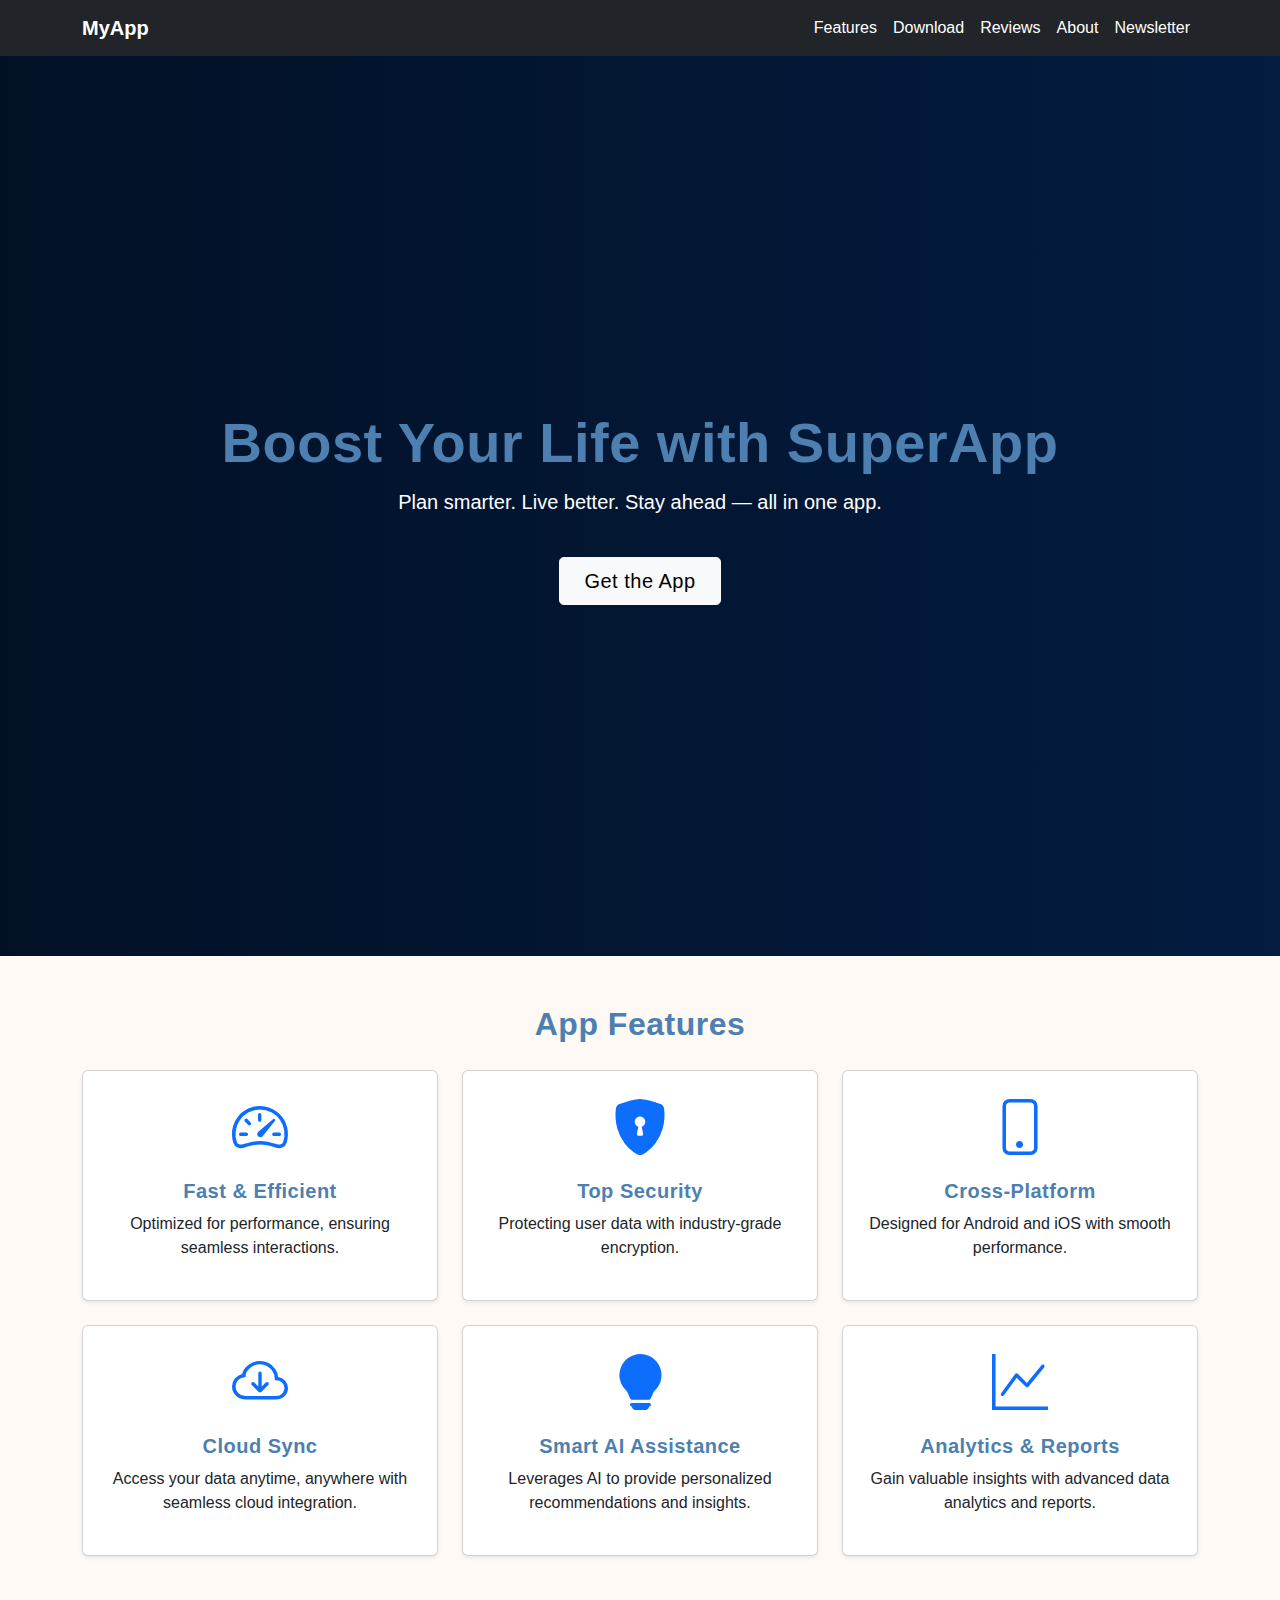
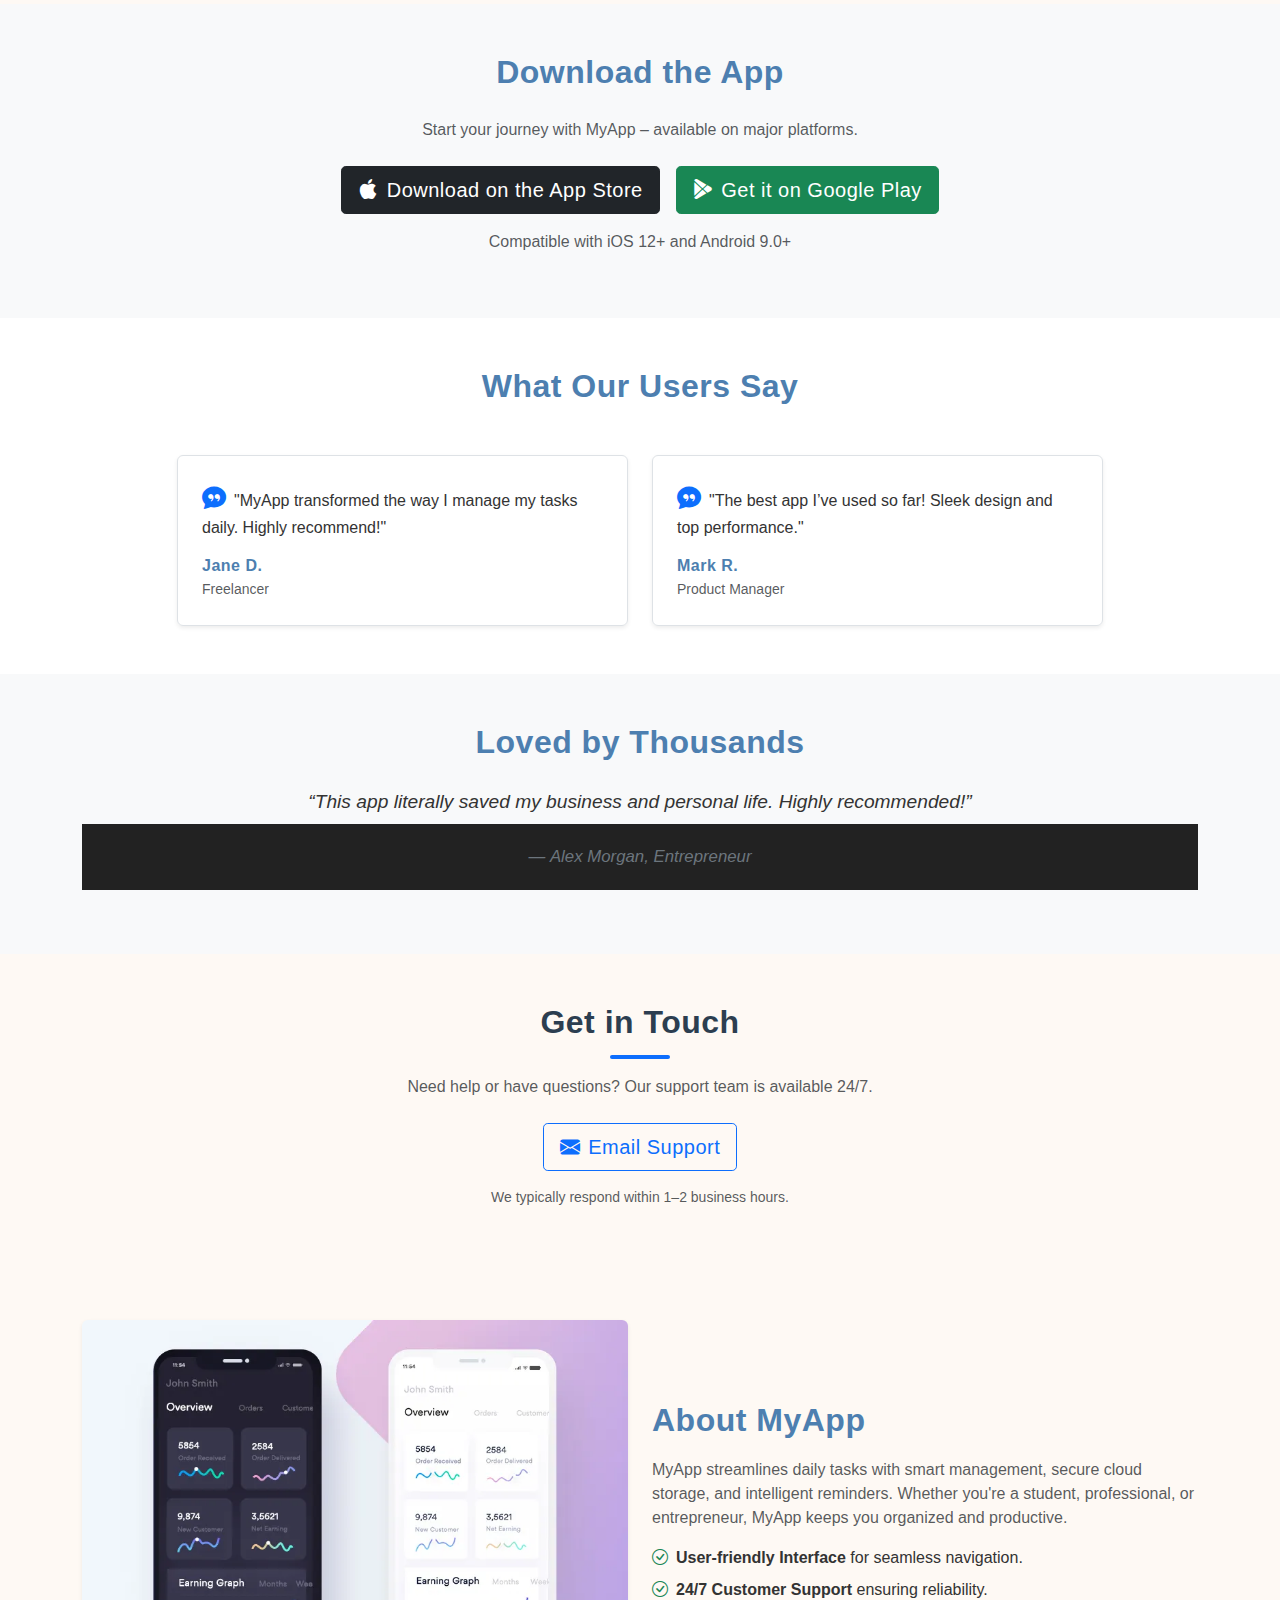
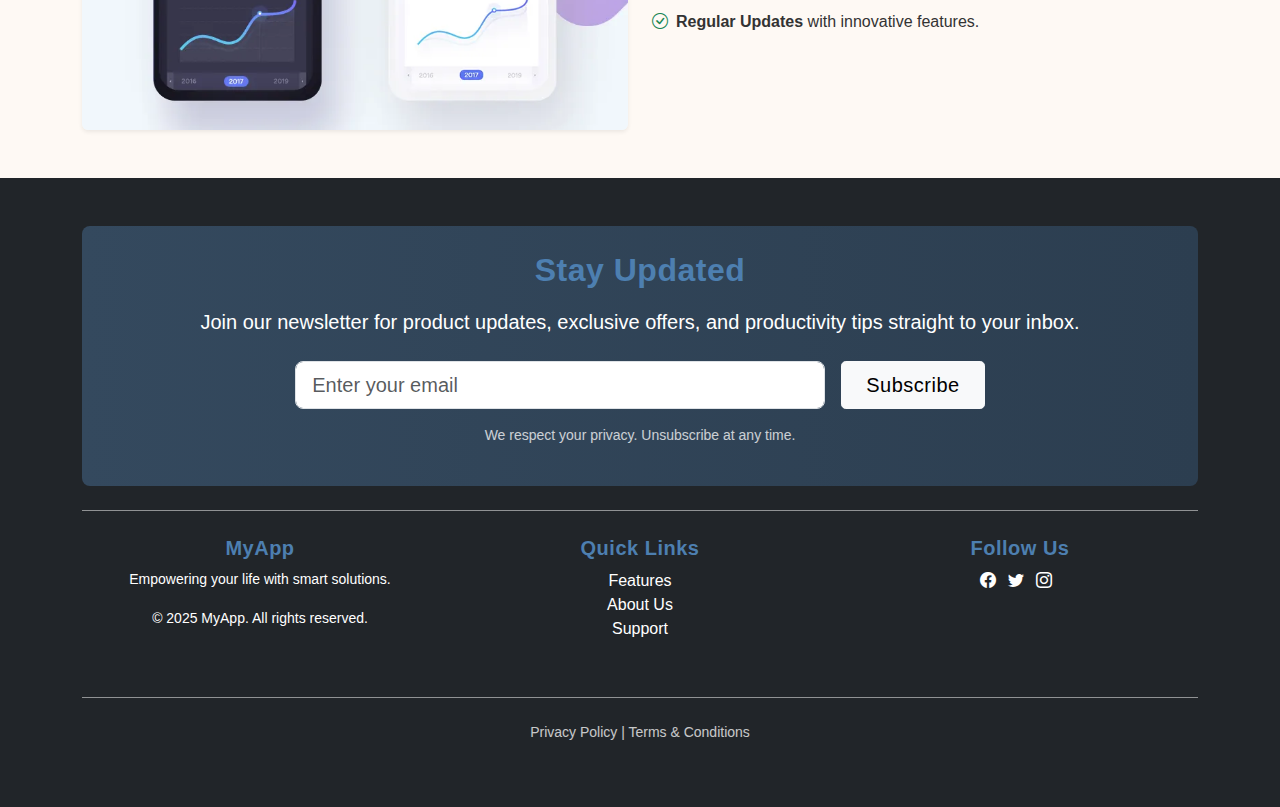
<file: my-app-landing/index.html>
<!DOCTYPE html>
<html lang="en">
<head>
  <meta charset="UTF-8" />
  <meta name="viewport" content="width=device-width, initial-scale=1.0"/>
  <title>MyApp Landing Page</title>
  <link href="https://cdn.jsdelivr.net/npm/bootstrap@5.3.3/dist/css/bootstrap.min.css" rel="stylesheet">
  <link href="https://cdn.jsdelivr.net/npm/bootstrap-icons@1.10.5/font/bootstrap-icons.css" rel="stylesheet">
 
  
</head>
<style>
  
    body {
      font-family: 'Inter', 'Segoe UI', 'Roboto', 'Helvetica Neue', sans-serif;
      scroll-behavior: smooth;
      background-color: #fef9f4;
      color: #333;
    }

    .navbar {
      background: #222;
    }

    .navbar-nav .nav-link {
      transition: color 0.3s ease;
    }

    .navbar-nav .nav-link:hover {
      color: #ffc107 !important;
      text-decoration: underline;
    }

    .hero {
      background: linear-gradient(to right, rgba(0, 0, 0, 0.85), rgba(0, 0, 0, 0.75)),
        url('https://images.unsplash.com/photo-1519389950473-47ba0277781c') no-repeat center center/cover;
      color: white;
      height: 100vh;
      display: flex;
      align-items: center;
      text-align: center;
    }

    .hero h1 {
      font-size: 3.5rem;
      font-weight: 700;
    }

    .btn-custom {
      background: linear-gradient(to right, #6c757d, #495057);
      color: white;
      border: none;
      padding: 12px 24px;
    }

    .btn-custom:hover {
      box-shadow: 0px 0px 15px rgba(108, 117, 125, 0.8);
      transform: translateY(-2px);
    }

    .features .card {
      border: none;
      padding: 25px;
      background: #ffffff;
      transition: transform 0.3s ease-in-out, box-shadow 0.3s;
      box-shadow: 0px 4px 10px rgba(0, 0, 0, 0.05);
      border-radius: 0.75rem;
    }

#features .card {
  transition: transform 0.3s ease, box-shadow 0.3s ease, background-color 0.3s ease;
}

#features .card:hover {
  transform: scale(1.05);
  background-color: #f8f9fa !important; /* a light gray-blue tint */
  box-shadow: 0 8px 20px rgba(0, 0, 0, 0.12) !important;
}


    .features .card i {
      transition: transform 0.3s ease, color 0.3s ease;
    }

   #features .card:hover i {
  transform: scale(1.25);
  color: #0d6efd;
}


    .testimonial {
      background: #f8f9fa;
      padding: 60px 0;
    }

    .testimonial blockquote {
      font-size: 1.2rem;
      font-style: italic;
      transition: color 0.3s;
    }

    .testimonial blockquote:hover {
      color: #0d6efd;
    }

    .newsletter {
      background: linear-gradient(to right, #34495e, #2c3e50);
      color: white;
      padding: 60px 20px;
      border-radius: 0.5rem;
    }

    .newsletter input:focus {
      box-shadow: 0 0 0 0.25rem rgba(255, 255, 255, 0.4);
    }

    footer {
      background: #222;
      color: white;
      padding: 20px 0;
    }

    footer a {
      color: #ffffff;
      text-decoration: none;
    }

    footer a:hover {
      color: #ffc107 !important;
      text-decoration: underline;
    }

    footer .bi {
      transition: transform 0.3s ease, color 0.3s;
    }

    footer .bi:hover {
      transform: scale(1.2);
      color: #0d6efd;
    }

    h2, h5 {
      font-weight: bold;
    }

    section {
      padding: 80px 0;
    }

    h1, h2, h3, h4, h5, h6 {
      letter-spacing: 0.5px;
      line-height: 1.3;
      color: #4d7fb0;
    }

    .section-title::after {
      content: '';
      display: block;
      width: 60px;
      height: 4px;
      background: #0d6efd;
      margin: 12px auto 0;
      border-radius: 2px;
    }

    .btn {
      border-radius: 0.3rem;
      font-weight: 500;
      letter-spacing: 0.5px;
    }

    input, textarea {
      border-radius: 0.25rem;
      transition: border-color 0.3s ease-in-out, box-shadow 0.3s ease-in-out;
    }

    input:focus, textarea:focus {
      border-color: #0d6efd;
      box-shadow: 0 0 0 0.2rem rgba(13, 110, 253, 0.25);
    }



.section-title {
  font-size: 2rem;
  font-weight: 700;
  color: #2c3e50;
  margin-bottom: 1rem;
  position: relative;
}

.section-title::after {
  content: '';
  display: block;
  width: 60px;
  height: 4px;
  background: #0d6efd;
  margin: 12px auto 0;
  border-radius: 2px;
}


</style>
<body>

  
  <nav class="navbar navbar-expand-lg navbar-dark bg-dark sticky-top">
    <div class="container">
      <a class="navbar-brand fw-bold text-white" href="#">MyApp</a>
      <button class="navbar-toggler" type="button" data-bs-toggle="collapse" data-bs-target="#navbarNav">
        <span class="navbar-toggler-icon"></span>
      </button>
      <div class="collapse navbar-collapse justify-content-end" id="navbarNav">
        <ul class="navbar-nav">
          <li class="nav-item"><a class="nav-link text-white" href="#features">Features</a></li>
          <li class="nav-item"><a class="nav-link text-white" href="#download">Download</a></li>
          <li class="nav-item"><a class="nav-link text-white" href="#testimonials">Reviews</a></li>
          <li class="nav-item"><a class="nav-link text-white" href="#about">About</a></li>
          <li class="nav-item"><a class="nav-link text-white" href="#newsletter">Newsletter</a></li>
        </ul>
      </div>
    </div>
  </nav>

  
  <section class="hero d-flex align-items-center text-center bg-primary text-white py-5" style="min-height: 100vh;">
    <div class="container">
      <h1>Boost Your Life with SuperApp</h1>
      <p class="lead">Plan smarter. Live better. Stay ahead — all in one app.</p>
      <a href="#download" class="btn btn-lg btn-light mt-4 px-4">Get the App</a>
    </div>
  </section>

  
  <section class="py-5 text-center" id="features">
    <div class="container">
      <h2 class="mb-4 fw-bold">App Features</h2>
      <div class="row g-4">
        <div class="col-md-4">
          <div class="card p-4 shadow-sm h-100">
            <i class="bi bi-speedometer2 display-4 text-primary"></i>
            <h5 class="mt-3 fw-bold">Fast & Efficient</h5>
            <p>Optimized for performance, ensuring seamless interactions.</p>
          </div>
        </div>
        <div class="col-md-4">
          <div class="card p-4 shadow-sm h-100">
            <i class="bi bi-shield-lock-fill display-4 text-primary"></i>
            <h5 class="mt-3 fw-bold">Top Security</h5>
            <p>Protecting user data with industry-grade encryption.</p>
          </div>
        </div>
        <div class="col-md-4">
          <div class="card p-4 shadow-sm h-100">
            <i class="bi bi-phone display-4 text-primary"></i>
            <h5 class="mt-3 fw-bold">Cross-Platform</h5>
            <p>Designed for Android and iOS with smooth performance.</p>
          </div>
        </div>
        <div class="col-md-4">
          <div class="card p-4 shadow-sm h-100">
            <i class="bi bi-cloud-arrow-down display-4 text-primary"></i>
            <h5 class="mt-3 fw-bold">Cloud Sync</h5>
            <p>Access your data anytime, anywhere with seamless cloud integration.</p>
          </div>
        </div>
        <div class="col-md-4">
          <div class="card p-4 shadow-sm h-100">
            <i class="bi bi-lightbulb-fill display-4 text-primary"></i>
            <h5 class="mt-3 fw-bold">Smart AI Assistance</h5>
            <p>Leverages AI to provide personalized recommendations and insights.</p>
          </div>
        </div>
        <div class="col-md-4">
          <div class="card p-4 shadow-sm h-100">
            <i class="bi bi-graph-up display-4 text-primary"></i>
            <h5 class="mt-3 fw-bold">Analytics & Reports</h5>
            <p>Gain valuable insights with advanced data analytics and reports.</p>
          </div>
        </div>
      </div>
    </div>
  </section>

  
  <section class="bg-light py-5 text-center" id="download">
    <div class="container">
      <h2 class="fw-bold mb-4">Download the App</h2>
      <p class="mb-4 text-muted">Start your journey with MyApp – available on major platforms.</p>
      <div class="d-flex justify-content-center gap-3 flex-wrap">
        <a href="#" class="btn btn-dark btn-lg">
          <i class="bi bi-apple me-2"></i>Download on the App Store
        </a>
        <a href="#" class="btn btn-success btn-lg">
          <i class="bi bi-google-play me-2"></i>Get it on Google Play
        </a>
      </div>
      <p class="mt-3 text-muted">Compatible with iOS 12+ and Android 9.0+</p>
    </div>
  </section>

  
  <section class="bg-white py-5" id="testimonials">
    <div class="container">
      <h2 class="fw-bold text-center mb-5">What Our Users Say</h2>
      <div class="row g-4 justify-content-center">
        <div class="col-md-5">
          <div class="p-4 border rounded shadow-sm h-100">
            <p><i class="bi bi-chat-quote-fill text-primary fs-4 me-2"></i>"MyApp transformed the way I manage my tasks daily. Highly recommend!"</p>
            <h6 class="fw-bold mt-3 mb-0">Jane D.</h6>
            <small class="text-muted">Freelancer</small>
          </div>
        </div>
        <div class="col-md-5">
          <div class="p-4 border rounded shadow-sm h-100">
            <p><i class="bi bi-chat-quote-fill text-primary fs-4 me-2"></i>"The best app I’ve used so far! Sleek design and top performance."</p>
            <h6 class="fw-bold mt-3 mb-0">Mark R.</h6>
            <small class="text-muted">Product Manager</small>
          </div>
        </div>
      </div>
    </div>
  </section>

  
  <section class="testimonial text-center py-5 bg-light">
    <div class="container">
      <h2 class="mb-4">Loved by Thousands</h2>
      <blockquote class="blockquote">
        “This app literally saved my business and personal life. Highly recommended!”
        <footer class="blockquote-footer mt-2">Alex Morgan, Entrepreneur</footer>
      </blockquote>
    </div>
  </section>

  
  <section class="py-5 text-center" id="contact">
    <div class="container">
      <h2 class="section-title fw-bold mb-3">Get in Touch</h2>
      <p class="text-muted mb-4">Need help or have questions? Our support team is available 24/7.</p>
      <a href="mailto:support@myapp.com" class="btn btn-outline-primary btn-lg">
        <i class="bi bi-envelope-fill me-2"></i>Email Support
      </a>
      <p class="mt-3 text-muted small">We typically respond within 1–2 business hours.</p>
    </div>
  </section>

  <section class="about-section py-5" id="about">
    <div class="container">
      <div class="row align-items-center">
        <div class="col-md-6 mb-4 mb-md-0">
          <img src="./img/2.webp" alt="App Overview" class="img-fluid rounded shadow-sm">
        </div>
        <div class="col-md-6">
          <h2 class="mb-3">About MyApp</h2>
          <p class="text-muted">
            MyApp streamlines daily tasks with smart management, secure cloud storage, and intelligent reminders. Whether you're a student, professional, or entrepreneur, MyApp keeps you organized and productive.
          </p>
          <ul class="list-unstyled">
            <li class="mb-2"><i class="bi bi-check-circle text-success me-2"></i><strong>User-friendly Interface</strong> for seamless navigation.</li>
            <li class="mb-2"><i class="bi bi-check-circle text-success me-2"></i><strong>24/7 Customer Support</strong> ensuring reliability.</li>
            <li><i class="bi bi-check-circle text-success me-2"></i><strong>Regular Updates</strong> with innovative features.</li>
          </ul>
        </div>
      </div>
    </div>
  </section>

  <!-- Footer -->
  <footer class="text-center py-5 bg-dark text-white">
    <div class="container">
      <!-- Newsletter -->
      <section class="newsletter py-4" id="newsletter">
        <h2 class="fw-bold mb-3">Stay Updated</h2>
        <p class="mb-4 fs-5">Join our newsletter for product updates, exclusive offers, and productivity tips straight to your inbox.</p>
        <form class="row justify-content-center g-3" novalidate>
          <div class="col-md-6">
            <label for="newsletter-email" class="visually-hidden">Email address</label>
            <input type="email" class="form-control form-control-lg" id="newsletter-email" placeholder="Enter your email" required>
          </div>
          <div class="col-md-auto">
            <button type="submit" class="btn btn-light btn-lg px-4">Subscribe</button>
          </div>
        </form>
        <p class="mt-3 small opacity-75">We respect your privacy. Unsubscribe at any time.</p>
      </section>

      <hr class="my-4 opacity-50">

      <div class="row">
        <div class="col-md-4 mb-3">
          <h5 class="fw-bold">MyApp</h5>
          <p class="small">Empowering your life with smart solutions.</p>
          <small>© 2025 MyApp. All rights reserved.</small>
        </div>

        <div class="col-md-4 mb-3">
          <h5 class="fw-bold">Quick Links</h5>
          <ul class="list-unstyled">
            <li><a href="#features" class="text-white text-decoration-none">Features</a></li>
            <li><a href="#about" class="text-white text-decoration-none">About Us</a></li>
            <li><a href="#contact" class="text-white text-decoration-none">Support</a></li>
          </ul>
        </div>

        <div class="col-md-4 mb-3">
          <h5 class="fw-bold">Follow Us</h5>
          <a href="#" class="text-white me-2"><i class="bi bi-facebook"></i></a>
          <a href="#" class="text-white me-2"><i class="bi bi-twitter"></i></a>
          <a href="#" class="text-white me-2"><i class="bi bi-instagram"></i></a>
        </div>
      </div>

      <hr class="my-4 opacity-50">

      <p class="small opacity-75">Privacy Policy | Terms & Conditions</p>
    </div>
  </footer>

  <script src="https://cdn.jsdelivr.net/npm/bootstrap@5.3.3/dist/js/bootstrap.bundle.min.js"></script>
</body>
</html>
</file>
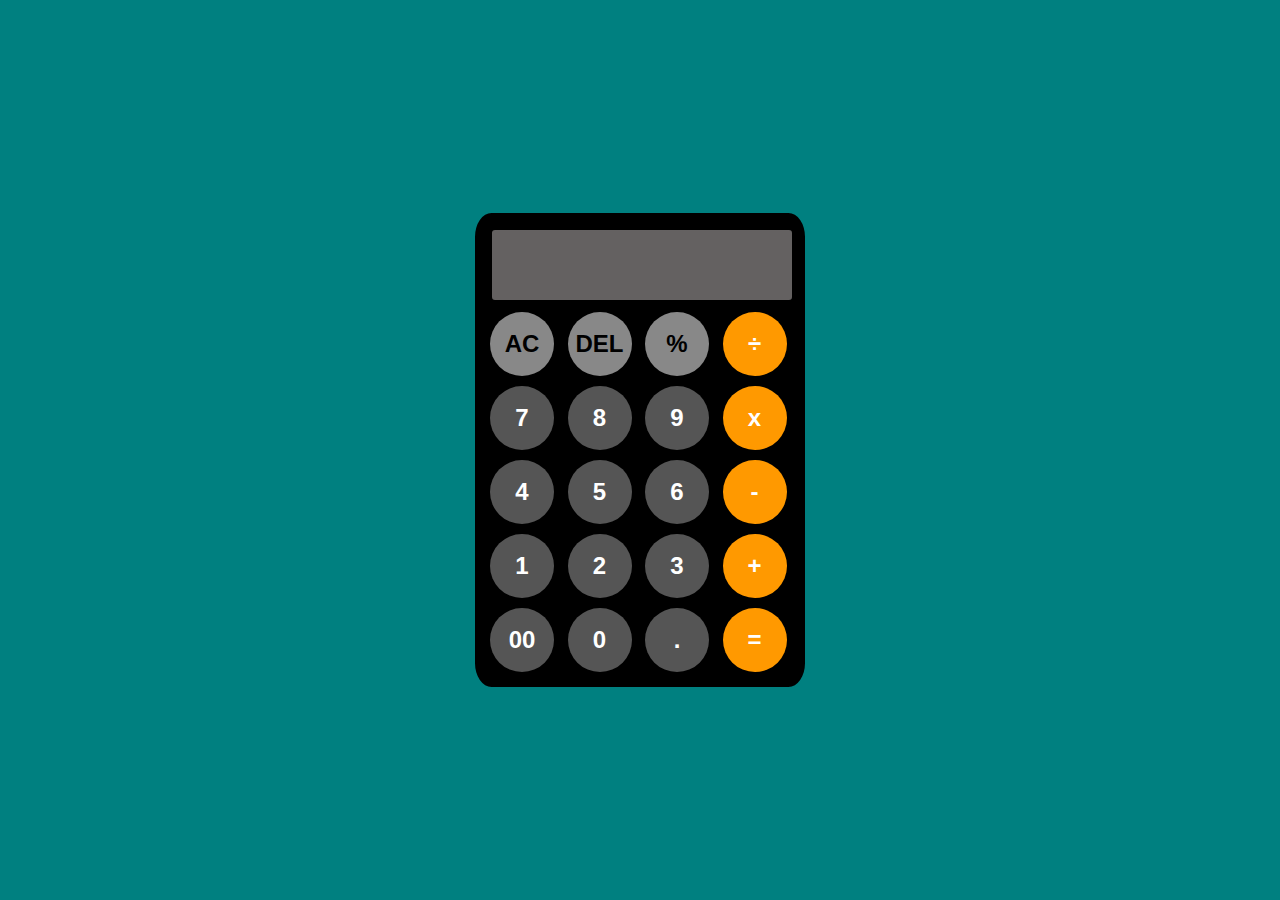
<file: Calculator.html>
<!DOCTYPE html>
<html lang="en">
  <head>
    <meta charset="UTF-8" />
    <meta name="viewport" content="width=device-width, initial-scale=1.0" />
    <title>Calculator</title>
    <style>
      * {
        margin: 0%;
        padding: 0;
      }

      body {
      background-color: teal;
      display: flex;
      align-items: center;
      justify-content: center;
      height: 100vh;
      font-family: Arial, sans-serif;
        }
      .box {
        width: 300px;
        /* height: 450px; */
        padding: 10px;
        align-items: center;
        margin: 5px;
        border: 5px solid black;
        border-radius: 5%;
        /* box-shadow: 11px 5px 10px; */
        background-color: black;
      }
      /* .calculator {
            color: white;
            text-align: right;
            width: 16rem;
        } */
      /* .display {
            width: 100%;
            color: black;
            font-size: 3rem;
            margin-bottom: 1rem;
        } */
      input {
        width: 100%;

        height: 70px;
        color: white;
        background-color: #646161;
        /* padding: 5PX;
            margin: 5px; */
        margin-bottom: 10px;
        border: 2px solid black;
        border-radius: 5px;
        font-size: 55px;
      }
      .grid {
        display: grid;
        grid-template-columns: repeat(4, 1fr);
        gap: 10px;
      }
      .button {
        width: 64px;
        height: 4rem;
        border-radius: 50%;
        font-size: 1.5rem;
        /* display: flex; */
        /* align-items: center; */
        /* justify-content: center; */
        background-color: #333;
        border: none;
        color: white;
        cursor: pointer;
      }
      /* .button-big {
            width: 136;
            border-radius: 2rem;
        } */
      .b1 {
        background-color: #888;
        color: black;
        font-weight: 900;
      }
      .b1:hover {
        background-color: #646161;
        width: 3.9rem;
      }
      .b2 {
        background-color: #555;
        font-weight: 900;
      }
      .b2:hover {
        background-color: #302f2f;
        width: 3.9rem;
      }
      .b3 {
        background-color: #f90;
        font-weight: 700;
      }
      .b3:hover {
        background-color: rgb(204, 124, 5);
        width: 3.9rem;
        background-color: #302f2f;
        
      }
    </style>
  </head>
  <body>
    <div class="box">
      <!-- <div class="input"> -->
      <!-- <div class="calculator"> -->

      <input type="text" id="result" disabled />
      <div class="grid">
        <button class="button b1" onclick="clearResult( )">AC</button>
        <button class="button b1" onclick="delet( )">DEL</button>
        <button class="button b1" onclick="print('%')">%</button>
        <button class="button b3" onclick="print('÷')">÷</button>
        

        <button class="button b2" onclick="print('7')">7</button>
        <button class="button b2" onclick="print('8')">8</button>
        <button class="button b2" onclick="print('9')">9</button>
        <button class="button b3" onclick="print('*')">x</button>

        <button class="button b2" onclick="print('4')">4</button>
        <button class="button b2" onclick="print('5')">5</button>
        <button class="button b2" onclick="print('6')">6</button>
        <button class="button b3" onclick="print('-')">-</button>

        <button class="button b2" onclick="print('1')">1</button>
        <button class="button b2" onclick="print('2')">2</button>
        <button class="button b2" onclick="print('3')">3</button>
        <button class="button b3" onclick="print('+')">+</button>

        <button class="button b2" onclick="print('00')">00</button>
        <button class="button b2" onclick="print('0')">0</button>
        <button class="button b2" onclick="print('.')">.</button>
        <button class="button b3" onclick="calculateResult()">=</button>
      </div>
    </div>

    <script>
      function print(value) {
        document.getElementById("result").value += value;
      }

      function clearResult() {
        document.getElementById("result").value = "";
      }
      function delet() {
        display = document.getElementById("result");
        remove = display.value;
        remove = remove.slice(0, -1);
        display.value = remove;
      }

      output = 0;
function calculateValue(val, index, opts) {
val = parseInt(val);
if (opts == "+") {
  output += val;
} else if (opts == "-") {
  if (index != 0) {
    output -= val;
  } else {
    output = val; 
  }
} else if (opts == "*") { 
  output *= val;
} else if (opts == "/") {
  if (index != 0) {
    output /= val;
  } else {
    output = val;
  }
}
}



function result() {
   txt = document.getElementById("display");
txtVal = txt.value;
let array = [];

if (opt == "+") {
  array = txtVal.split("+");
  output = 0;
} else if (opt == "-") {
  array = txtVal.split("-");
  output = 0;
}
if (opt == "*") { 
  array = txtVal.split("*");
  output = 1;
}
if (opt == "/") {
  array = txtVal.split("/");
  output = 1 ;
}

console.log(array);
for (let index = 0; index < array.length; index++) {
  calculateValue(array[index], index, opt);
}

console.log(output);

txt.value = output;
}

    </script>
  </body>
</html>
</file>
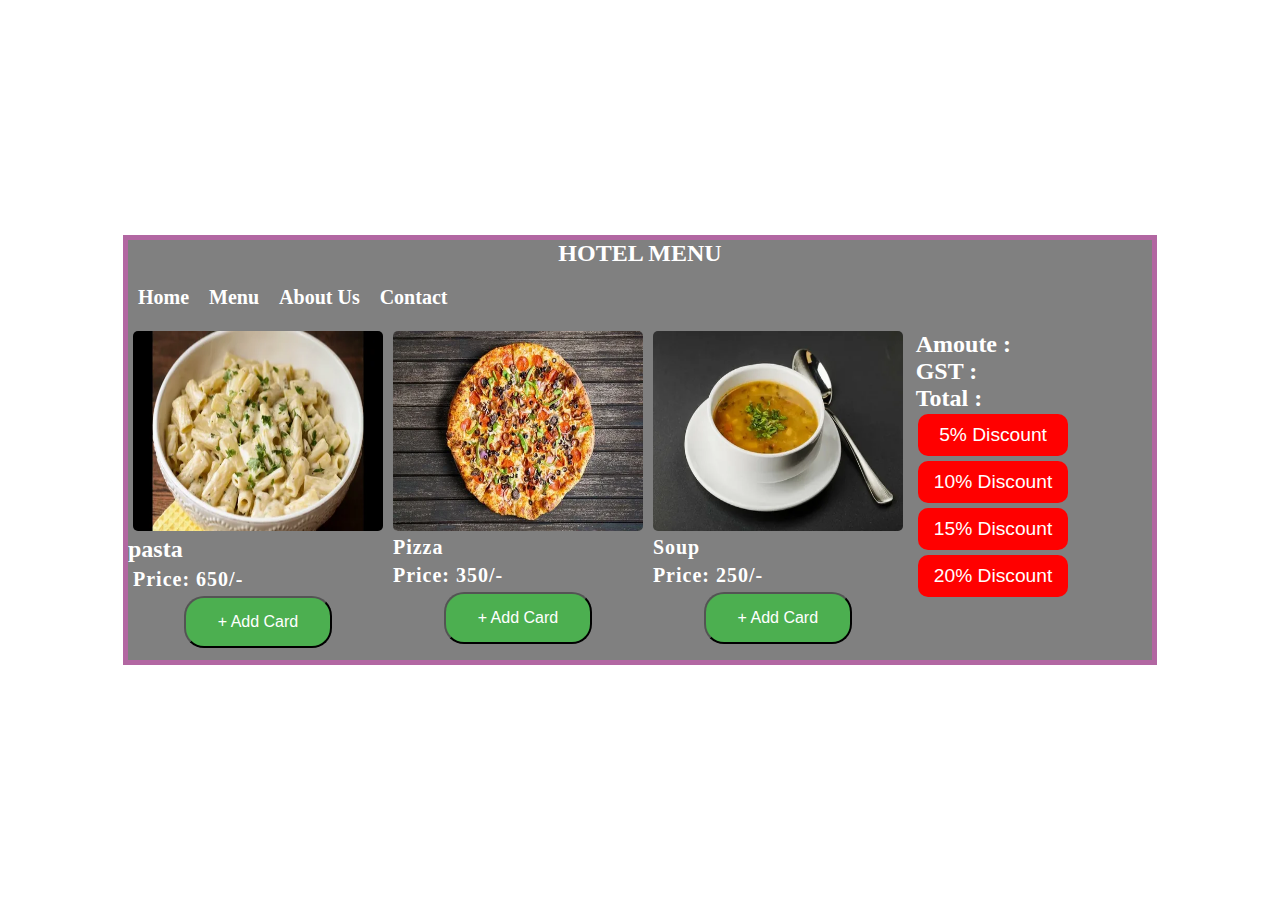
<file: Hotelmenu.html>
<!DOCTYPE html>
<html lang="en">

<head>
    <meta charset="UTF-8">
    <meta name="viewport" content="width=device-width, initial-scale=1.0">
    <title>Document</title>
</head>

<body>
    <style>
        *{
            margin: 0;
            padding: 0;
        }
        body {

            display: flex;
            height: 100vh;
            justify-content: center;
            align-items: center;
            /* background-image: url(ds.png); */
            background-position: center;
            background-size: cover;
            /* color:white; */
            font-weight:900 ;
            background-attachment: fixed;
            color: white;

        }

        .box1 {
            display: flex;
            /* background-color: rgb(130, 180, 238);
            border-radius: 25px 25px 26px;
        
            background-position: center; */
            
        }

        .cont {
            width: 80%;
            height: 420px;
            border: solid 5px rgb(178, 103, 162);
            background-color: grey;
        }

        .card {
            display: flex;
            width: 100%;

           
        }

        .bill {
            width: 30%;
            /* color: rgb(0, 0, 0); */
            font-weight: 900;
        }

        ul {
            width: 100%;
           
        }

        li {
            float: left;
            list-style: none;
            
        }

        .he {
            display: inline-block;
            height: 60px;
            /* color: white; */
            align-content: center;
            width: 100%;
        }

        li a {
            text-decoration: none;
            color: rgb(255, 255, 255);
            padding: 5px 10px;
            font-size: 20px;
            /* background-color: wheat; */
            
        }
        li a:hover
        {
            color: black;
        }

        .box {
            width: 33%;
            height: 250px;
            /* border: solid  black; */

        }

        .boximg img {
            width: 100%;
            border-radius: 5px;
            height: 100%;
        }

        .boximg {
            margin: 0px 5px;
            height: 200px;
            /* border: solid 1px black; */

        }

        .box p {
            margin: 5px;
            font-weight: bold;
            letter-spacing: 1px;
            font-size: 20px;
            /* text-align: center; */
            /* text-align: center; */
        }
        .btn{
            width: 100%;
            display: flex;
            justify-content: center;
        }
     
   

button {
  background-color: #4CAF50; 
  color: white;
  padding: 15px 32px;
  font-size: 16px;
  border-radius: 20px;
  cursor: pointer;
}

button:hover {
  background-color: #45a049; 
  color: black; 
}


        .disc
        {
          width: 100%;
          height: 156px;
          /* border:  solid 1px black; */
          /* overflow: auto; */
          
        }
        .disc input
        {
            width: 150px;
            float: left;
            padding: 10px;
            margin: 1%;
            background-color: red;
            color: white;
            border: none;
            font-size: larger;
            border-radius: 10px;
        }
        .disc input:hover {
            width: 155px;
            height:50px;
  background-color: rgb(255, 109, 109); 
  color: black; 
}
        #showdis
        {
            width: 100%;
            background-color: black;
            color: red;
            
        }

    </style>

    <div class="cont">
        <h2 style="text-align: center;">HOTEL MENU</h2>
        <header class="he">
            <ul>
                <li><a href="">Home</a></li>
                <li><a href="">Menu</a></li>
                <li><a href="">About Us</a></li>
                <li><a href="">Contact</a></li>
            </ul>
        </header>
        <div class="box1">
            <div class="card">
                <div class="box">
                    <div class="boximg">
                        <img src="img/pasta.webp" alt="">
                    </div>
                    <p><h2>pasta</h2></p>
                    <p >Price: <span id="price">650</span>/-</p>
                    <div class="btn">
                        <button onclick="add(this)" value="650">+ Add Card</button>
                    </div>
                </div>
                <div class="box">
                    <div class="boximg">
                        <img src="img/pizaa.webp" alt="">

                    </div>
                    <p>Pizza</p>
                    <p >Price: <span id="price">350</span>/-</p>
                    
                    <div class="btn">
                        <button onclick="add(this)" value="350">+ Add Card</button>
                    </div>
                </div>
                <div class="box">
                    <div class="boximg">
                        <img src="img/soup.webp" alt="">
                    </div>
                    <p>Soup</p>
                    <p >Price: <span id="pro1">250</span>/-</p>
                    <div class="btn">
                        <button onclick="add(this)" value="250">+ Add Card</button>
                    </div>
                </div>
                

            </div>
            <div class="bill">
                <div class="total">
                   <h2><p>Amoute : <span id="showtotal"></span></p></h2>
                </div>
                <div class="gstnum">
                    <p>
                        <h2>   GST : <span id="gstshow"></span></h2>
                    </p>
                </div>
                <div class="totalamt">
                    <h2><p> <b>Total : <span id="totalamt"></span></b></p></h2>
                </div>
                
                <span id="showdis"></span>
                <div class="coupan">
                    <div class="disc">
                        <input type="button" onclick="dis(5)" value="5% Discount" >
                        <input type="button" onclick="dis(10)" value="10% Discount" >

                        <input type="button" onclick="dis(15)" value="15% Discount" >
                        <input type="button" onclick="dis(20)" value="20% Discount" >
                      

                    </div>
                </div>
               
            </div>
        </div>
    </div>


   
   <script>
        var amt =0;
        function add(price) {
           
            pricee = parseInt(price.value); 
            amt += pricee;
            document.getElementById("showtotal").innerText =amt;

            gst = amt * 18 /100; 
            document.getElementById("gstshow").innerText = gst;
            grossamt = amt + gst ;
            
        }
        function dis(per)
        {
           coupan = grossamt * per / 100;
        
            col = document.getElementById("showdis").innerText = "FLAT "+per+"% Discount";
            finalamt = grossamt - coupan;  
            document.getElementById("totalamt").innerText = finalamt;
        }

      
    </script>
  
</body>

</html>
</file>
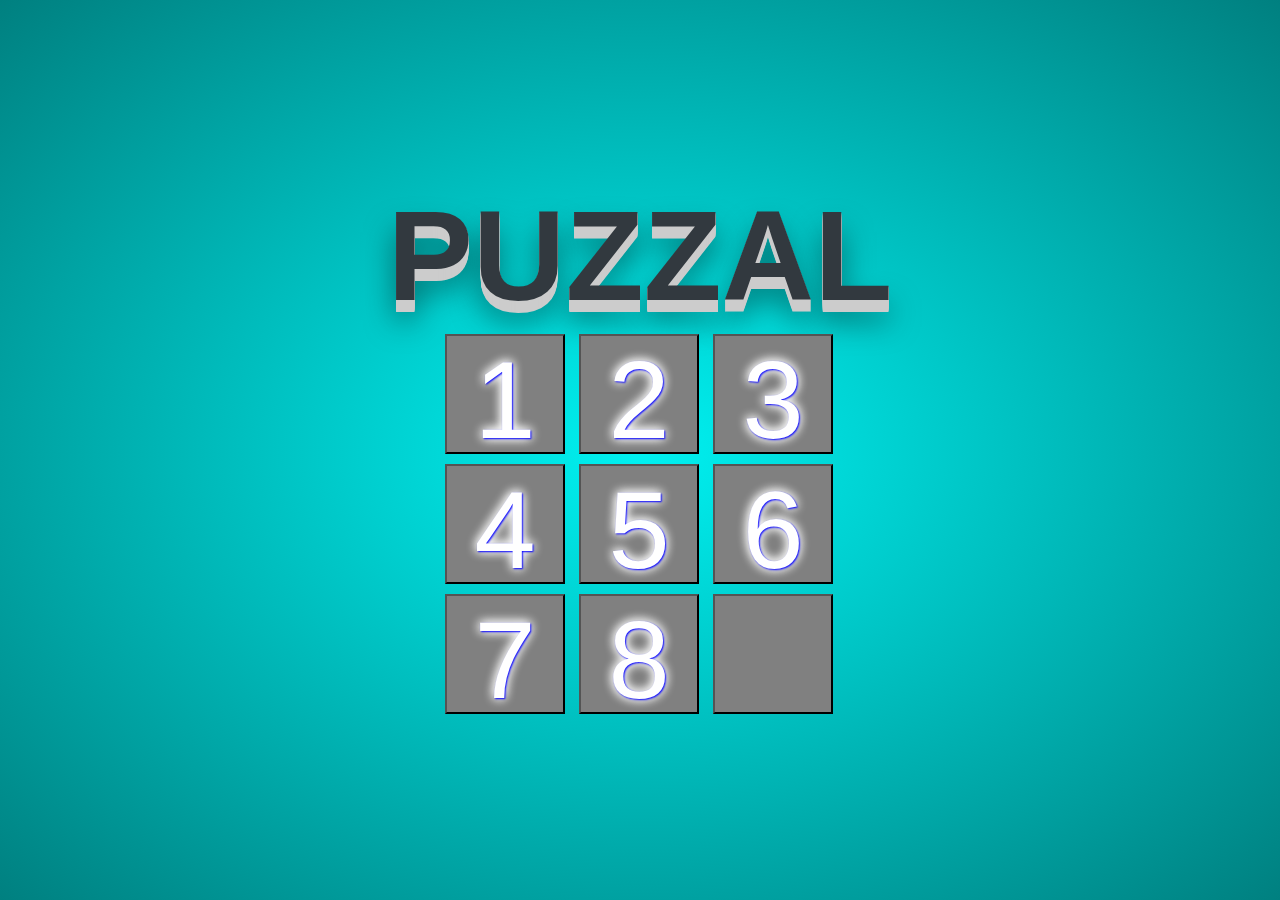
<file: Puzzal.html>
<!DOCTYPE html>
<html lang="en">
  <head>
    <meta charset="UTF-8" />
    <meta name="viewport" content="width=device-width, initial-scale=1.0" />
    <title>Document</title>
  </head>
  <body>
    <style>
      *{
        margin: 0;
        padding: 0;
      }
      body {
        height: 100vh;
        display: flex;
        justify-content: center;
        align-items: center;
        /* background-color: green; */
        background: content-box radial-gradient(#00f1f1,#008080);
        /* background-repeat: no-repeat;  */
        /* background-size: cover; */
        /* width: 1140px; */
        /* background-image: url(img/b1.webp) width; */

        /* background-repeat: no-repeat; */

        
        /* font-size: 90x; */
      }

      /* .container {} */

      .first {
        width: 400px;
        /* border: solid 1px black; */
        margin: auto;
        height: 400x;
        /* display: flex; */
      }

      input {
        height: 120px;
        width: 120px;
        margin: 5px 5px;
        border: 2px solid ridge;
        font-size: 110px;
        /* color:wheat;
            text-shadow:
            1px 3px 5px #ff2d55
            0 0 10px #ff2d55
            0 0 20px #ff2d55
            0 0 40px #ff0033; */
        color: white;

        text-shadow: 1px 1px 2px rgb(4, 0, 255), 0 0 0.1em rgb(255, 255, 255),
          0 0 0.1em rgb(255, 255, 255);
        background-color: gray;

        /* background-image: linear-gradient(0deg, #FFDEE9 0%, #B5FFFC 100%); */
      }
      h1 {
        text-align: center;
        text-shadow: 0 1px 0 #ccc, 0 2px 0 #ccc, 0 3px 0 #ccc, 0 4px 0 #ccc,
          0 5px 0 #ccc, 0 6px 0 #ccc, 0 7px 0 #ccc, 0 8px 0 #ccc, 0 9px 0 #ccc,
          0 10px 0 #ccc, 0 11px 0 #ccc, 0 12px 0 #ccc,
          0 20px 30px rgba(0, 0, 0, 0.5);
        /* text-align: start; */
        /* margin: 0;
        margin-top: 0; */
        color:rgb(50, 57, 63);
        font-size: 8em;

        font-family: Arial, Helvetica, sans-serif;
      }
     
    </style>
    <div class="container">
      
        <h1>PUZZAL</h1>

        <div class="first">
          <input type="button" value="1" id="btn1" onclick="enter('btn1')" />
          <input type="button" value="2" id="btn2" onclick="enter('btn2')" />
          <input type="button" value="3" id="btn3" onclick="enter('btn3')" />
          <input type="button" value="4" id="btn4" onclick="enter('btn4')" />
          <input type="button" value="5" id="btn5" onclick="enter('btn5')" />
          <input type="button" value="6" id="btn6" onclick="enter('btn6')" />
          <input type="button" value="7" id="btn7" onclick="enter('btn7')" />
          <input type="button" value="8" id="btn8" onclick="enter('btn8')" />
          <input
            type="button"
            class="empty"
            value=""
            id="btn9"
            onclick="enter('btn9')"
          />
        </div>
    
    </div>
    <script>
     function enter(id) 
     {
    col = document.getElementsByClassName("empty");
    idvar = document.getElementById(id);
    console.log("idvar first" + idvar);
    idval = idvar.value;
    // console.log("idval sec" + idval);
    if (
      col[0].getAttribute("id") == "btn9" && (id == "btn6" || id == "btn8")
    ) {
      changeval(col);
    } else if (
      col[0].getAttribute("id") == "btn8" && (id == "btn7" || id == "btn5" || id == "btn9")
    ) {
      changeval(col);
    } else if (
      col[0].getAttribute("id") == "btn7" &&  (id == "btn4" || id == "btn8")
    ) {
      changeval(col);
    } else if (
      col[0].getAttribute("id") == "btn6" &&(id == "btn3" || id == "btn5" || id == "btn9")
    ) {
      changeval(col);
    } else if (
      col[0].getAttribute("id") == "btn5" &&(id == "btn2" || id == "btn4" || id == "btn6" || id == "btn8")
    ) {
      changeval(col);
    } else if (
      col[0].getAttribute("id") == "btn4" &&(id == "btn1" || id == "btn5" || id == "btn7")
    ) {
      changeval(col);
    } else if (
      col[0].getAttribute("id") == "btn3" &&(id == "btn2" || id == "btn6")
    ) {
      changeval(col);
    } else if (
      col[0].getAttribute("id") == "btn2" && (id == "btn1" || id == "btn5" || id == "btn3")
    ) {
      changeval(col);
    } else if (
      col[0].getAttribute("id") == "btn1" && (id == "btn4" || id == "btn2")
    ) {
      changeval(col);
    }
  }

  function changeval(col) {
    idvar.value = ""; 

    col[0].value = idval; 
    
    col[0].classList.remove("empty");

    idvar.classList.add("empty"); 
  }
    </script>
  </body>
</html>
</file>
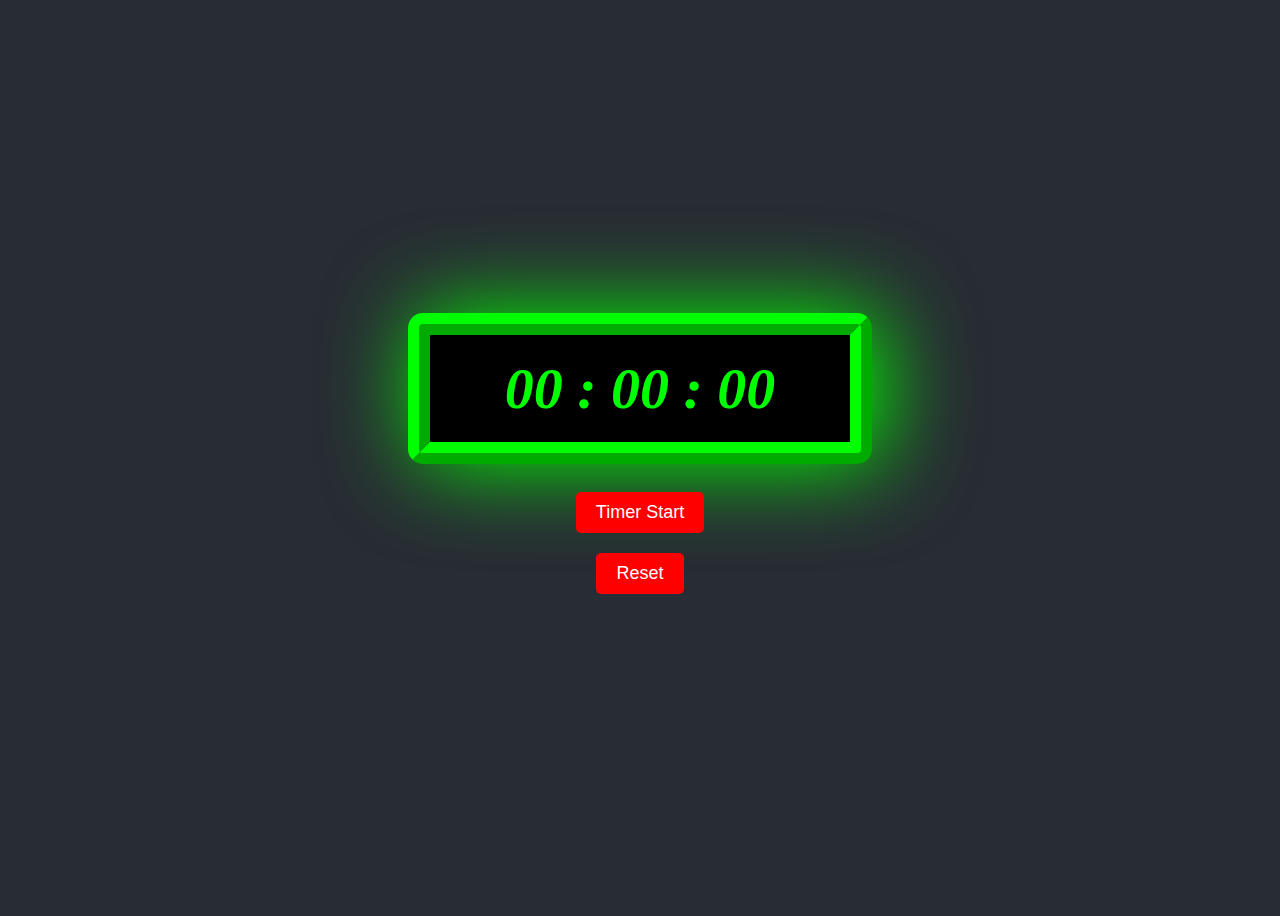
<file: timer.html>
<!DOCTYPE html>
<html lang="en">
<head>
    <meta charset="UTF-8">
    <meta name="viewport" content="width=device-width, initial-scale=1.0">
    <title>STOP watch</title>
</head>


    <style>
body {
  display: flex;
  justify-content: center;
  align-items: center;
  flex-direction: column; 
  height: 100vh;
  background-color: #282c34;
}

.watch {
  display: flex;
  justify-content: center;
  align-items: center;
  width: 30%;
  background-color: black;
  /* border: 4px solid #00ff00; */
  border: 6mm ridge  #00ff00;
  border-radius: 15px;
  padding: 20px;
  box-shadow: 10px 0 90px #00ff00;
}

.time {
  font-size: 58px;
  font-style: italic;
  color: #00ff00;
  font-weight: 900;
  text-align: center;
}

input {
  background-color: #ff0000;
  color: white;
  border: none;
  border-radius: 5px;
  padding: 10px 20px;
  margin: 10px;
  font-size: 18px;
  cursor: grab;
  transition: 0.3s ease;
}

input:hover {
  background-color: #ffadad;
  font-size: 16px;
  color: black;
}
    </style>

    <div class="watch">
      <div class="time">
        <span id="hou">00 </span>
        <span id="min">: 00</span>
        <span id="sec">: 00</span>
      </div>
    </div>
    <br />

    <input type="button" onclick="timer()" value="Timer Start" />

    <input type="reset" value="Reset" onclick="reset()" />
    <span id="watch"></span>

    <script>
      sec = 0;
      hou = 0;
      min = 0;
     
      function timer() {
        setInterval(() => {
          sec++;
          if (sec >= 60) {
            sec = 0;
            min++;
          }
          if (min >= 60) {
            min = 0;
            hou++;
          }
          document.getElementById("sec").innerText = sec
            .toString().padStart(4, ": 0");
          document.getElementById("min").innerText = min
            .toString().padStart(4, ": 0");
          document.getElementById("hou").innerText = hou
            .toString().padStart(2, "0");

          timerInterval = setInterval(() => {}, 1000);
        }, 1000);
      }
      function reset() {
        clearInterval(timerInterval);
        document.getElementById("sec").innerText = "00";
        document.getElementById("min").innerText = "00";
        document.getElementById("hou").innerText = "00";

        sec = 0;
        hou = 0;
        min = 0;
      }
    </script>
    

  </body>
</html>
</file>
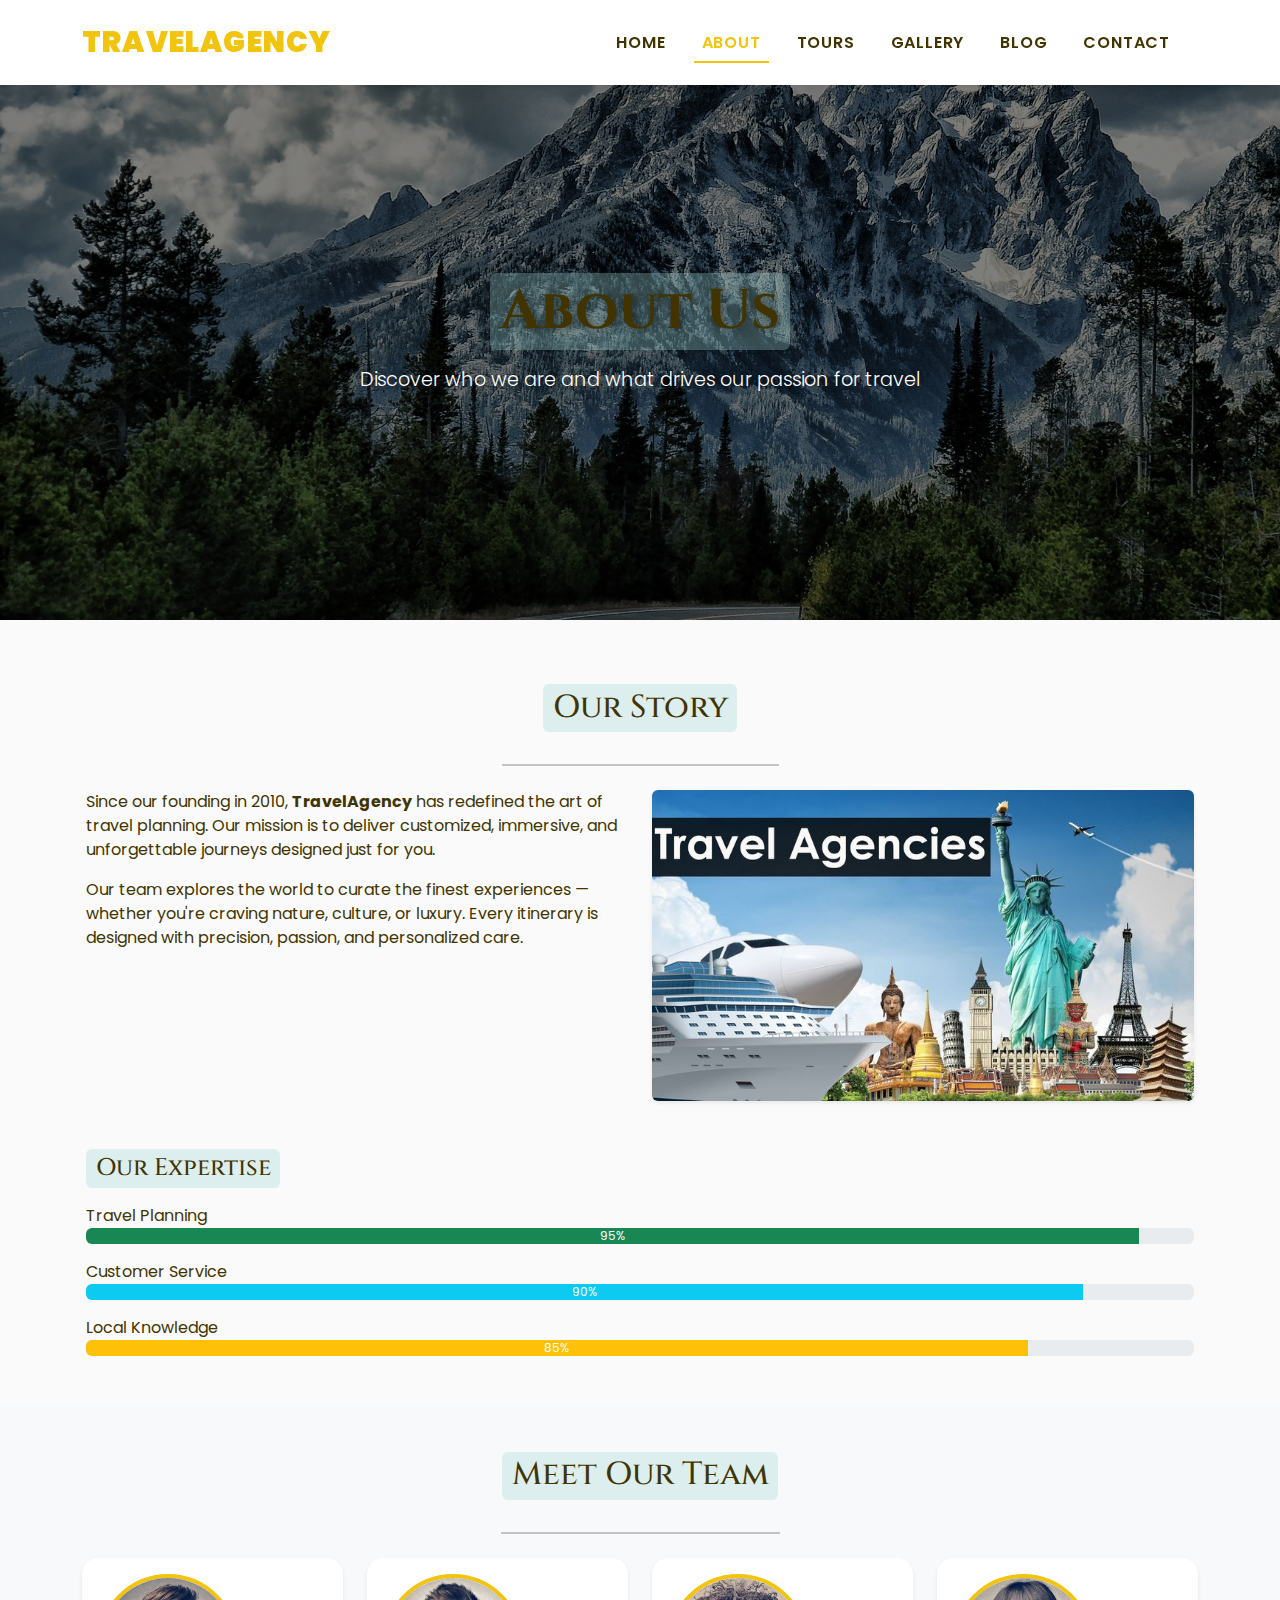
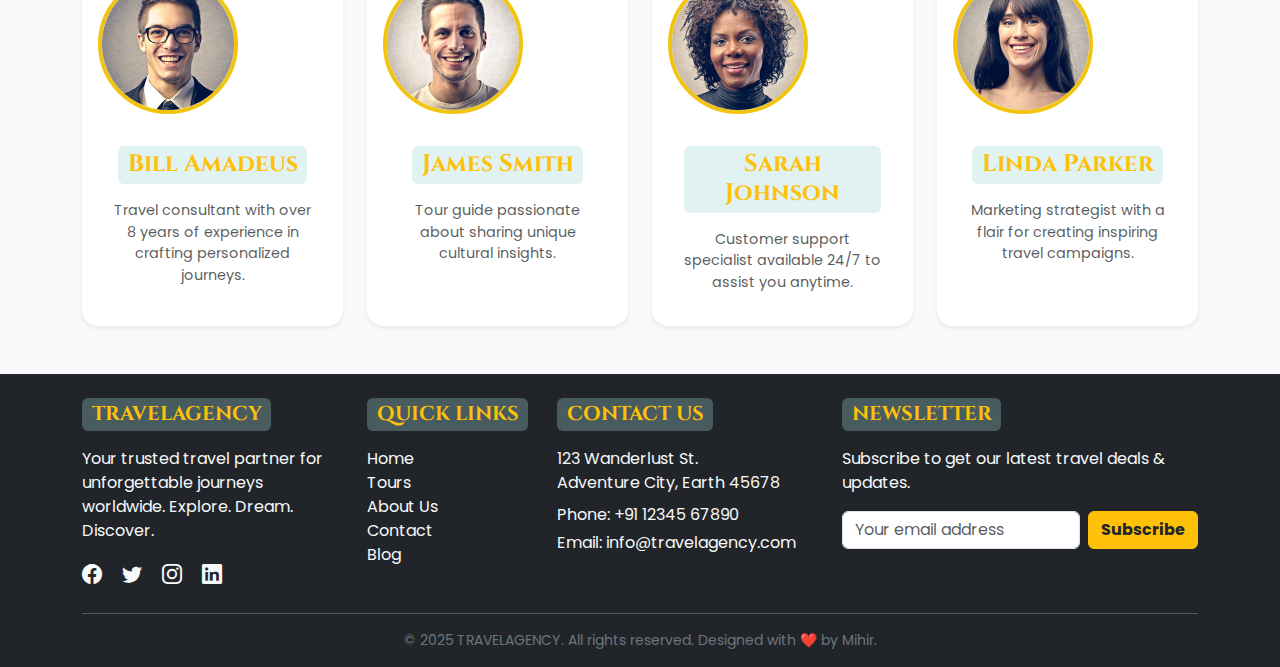
<file: Travel Agency/about.html>
<!DOCTYPE html>
<html lang="en">
<head>
  <meta charset="UTF-8" />
  <meta name="viewport" content="width=device-width, initial-scale=1" />
  <title>About Us - TravelAgency</title>
  <link href="https://cdn.jsdelivr.net/npm/bootstrap@5.3.0/dist/css/bootstrap.min.css" rel="stylesheet" />
  <link href="https://cdn.jsdelivr.net/npm/bootstrap-icons@1.10.5/font/bootstrap-icons.css" rel="stylesheet" />
  <link href="https://fonts.googleapis.com/css2?family=Cinzel:wght@600&family=Poppins&display=swap" rel="stylesheet" />
  <link rel="stylesheet" href="css/style.css" />
</head>
<body>

  <!-- Navbar -->
  <nav class="navbar navbar-expand-lg navbar-light fixed-top shadow-sm">
    <div class="container">
      <a class="navbar-brand" href="index.html">TRAVELAGENCY </a>
      <button class="navbar-toggler" type="button" data-bs-toggle="collapse" data-bs-target="#navbarNav">
        <span class="navbar-toggler-icon"></span>
      </button>
      <div class="collapse navbar-collapse justify-content-end" id="navbarNav">
        <ul class="navbar-nav">
          <li class="nav-item"><a class="nav-link" href="index.html">Home</a></li>
          <li class="nav-item"><a class="nav-link active" href="about.html">About</a></li>
          <li class="nav-item"><a class="nav-link" href="tours.html">Tours</a></li>
          <li class="nav-item"><a class="nav-link" href="gallery.html">Gallery</a></li>
          <li class="nav-item"><a class="nav-link" href="blog.html">Blog</a></li>
          <li class="nav-item"><a class="nav-link" href="contact.html">Contact</a></li>
        </ul>
      </div>
    </div>
  </nav>


  <section class="hero d-flex align-items-center justify-content-center text-white text-center" style="background: url('./images/about\ img.webp') center/cover no-repeat; height: 60vh;">
    <div class="hero-overlay position-absolute top-0 start-0 w-100 h-100" style="background-color: rgba(0, 0, 0, 0.5);"></div>
    <div class="hero-content position-relative">
      <h1 class="display-4 fw-bold">About Us</h1>
      <p class="lead">Discover who we are and what drives our passion for travel</p>
    </div>
  </section>

 
  
  <section class="about-section my-5 px-3 container">
    <div class="text-center mb-4">
      <h2 class="section-title">Our Story</h2>
      <hr class="w-25 mx-auto border-2 border-dark">
    </div>
    <div class="row g-4">
      <div class="col-md-6">
        <p>
          Since our founding in 2010, <strong>TravelAgency</strong> has redefined the art of travel planning.
          Our mission is to deliver customized, immersive, and unforgettable journeys designed just for you.
        </p>
        <p>
          Our team explores the world to curate the finest experiences — whether you're craving nature, culture, or luxury.
          Every itinerary is designed with precision, passion, and personalized care.
        </p>
      </div>
      <div class="col-md-6">
        <img src="./images/Our Story.jpg" alt="Our Story" class="img-fluid rounded shadow-sm" />
      </div>
    </div>


    
    <div class="mt-5">
      <h4 class="mb-3">Our Expertise</h4>

      <div class="mb-3">
        <label>Travel Planning</label>
        <div class="progress">
          <div class="progress-bar bg-success" style="width: 95%;">95%</div>
        </div>
      </div>

      <div class="mb-3">
        <label>Customer Service</label>
        <div class="progress">
          <div class="progress-bar bg-info" style="width: 90%;">90%</div>
        </div>
      </div>

      <div class="mb-3">
        <label>Local Knowledge</label>
        <div class="progress">
          <div class="progress-bar bg-warning" style="width: 85%;">85%</div>
        </div>
      </div>
    </div>
  </section>


  <section class="team py-5 bg-light px-3">
    <div class="container">
      <div class="text-center mb-4">
        <h2 class="section-title">Meet Our Team</h2>
        <hr class="w-25 mx-auto border-2 border-dark">
      </div>

      <div class="row g-4 justify-content-center">
      <div class="col-12 col-sm-6 col-md-4 col-lg-3">
        <div class="card h-100 text-center p-3 shadow-sm border-0 rounded-4">
          <img src="./images/Bill Amadeus.jpg" alt="Bill Amadeus" class="img-fluid rounded-circle mb-3" style="width: 140px; height: 140px; object-fit: cover;" />
          <div class="card-body">
            <h4 class="fw-bold text-warning">Bill Amadeus</h4>
            <p class="mb-0 text-muted">Travel consultant with over 8 years of experience in crafting personalized journeys.</p>
          </div>
        </div>
      </div>

      <div class="col-12 col-sm-6 col-md-4 col-lg-3">
        <div class="card h-100 text-center p-3 shadow-sm border-0 rounded-4">
          <img src="./images/George Smith.jpg" alt="James Smith" class="img-fluid rounded-circle mb-3" style="width: 140px; height: 140px; object-fit: cover;" />
          <div class="card-body">
            <h4 class="fw-bold text-warning">James Smith</h4>
            <p class="mb-0 text-muted">Tour guide passionate about sharing unique cultural insights.</p>
          </div>
        </div>
      </div>

      <div class="col-12 col-sm-6 col-md-4 col-lg-3">
        <div class="card h-100 text-center p-3 shadow-sm border-0 rounded-4">
          <img src="./images/Amanda Stoun.jpg" alt="Sarah Johnson" class="img-fluid rounded-circle mb-3" style="width: 140px; height: 140px; object-fit: cover;" />
          <div class="card-body">
            <h4 class="fw-bold text-warning">Sarah Johnson</h4>
            <p class="mb-0 text-muted">Customer support specialist available 24/7 to assist you anytime.</p>
          </div>
        </div>
      </div>

      <div class="col-12 col-sm-6 col-md-4 col-lg-3">
        <div class="card h-100 text-center p-3 shadow-sm border-0 rounded-4">
          <img src="./images/Jynda Martin.jpg" alt="Linda Parker" class="img-fluid rounded-circle mb-3" style="width: 140px; height: 140px; object-fit: cover;" />
          <div class="card-body">
            <h4 class="fw-bold text-warning">Linda Parker</h4>
            <p class="mb-0 text-muted">Marketing strategist with a flair for creating inspiring travel campaigns.</p>
          </div>
        </div>
      </div>
    </div>
  </section>


  <footer class="bg-dark text-light pt-4 pb-3" role="contentinfo">
    <div class="container">
      <div class="row gy-4">
        <!-- Company Info -->
        <div class="col-12 col-md-6 col-lg-3">
          <h5 class="text-warning fw-bold text-uppercase">TRAVELAGENCY</h5>
          <p>Your trusted travel partner for unforgettable journeys worldwide. Explore. Dream. Discover.</p>
          <div>
            <a href="#" class="text-light me-3 fs-5" aria-label="Facebook"><i class="bi bi-facebook"></i></a>
            <a href="#" class="text-light me-3 fs-5" aria-label="Twitter"><i class="bi bi-twitter"></i></a>
            <a href="#" class="text-light me-3 fs-5" aria-label="Instagram"><i class="bi bi-instagram"></i></a>
            <a href="#" class="text-light fs-5" aria-label="LinkedIn"><i class="bi bi-linkedin"></i></a>
          </div>
        </div>

        <!-- Quick Links -->
        <div class="col-6 col-md-3 col-lg-2">
          <h5 class="text-warning fw-bold text-uppercase">Quick Links</h5>
          <ul class="list-unstyled">
            <li><a href="#" class="text-light text-decoration-none">Home</a></li>
            <li><a href="#" class="text-light text-decoration-none">Tours</a></li>
            <li><a href="#" class="text-light text-decoration-none">About Us</a></li>
            <li><a href="#" class="text-light text-decoration-none">Contact</a></li>
            <li><a href="#" class="text-light text-decoration-none">Blog</a></li>
          </ul>
        </div>

        <!-- Contact Info -->
        <div class="col-6 col-md-3 col-lg-3">
          <h5 class="text-warning fw-bold text-uppercase">Contact Us</h5>
          <address class="mb-2">
            123 Wanderlust St.<br />
            Adventure City, Earth 45678
          </address>
          <p class="mb-1">Phone: +91 12345 67890</p>
          <p>Email: <a href="mailto:info@travelagency.com" class="text-light text-decoration-none">info@travelagency.com</a></p>
        </div>

        <!-- Newsletter -->
        <div class="col-12 col-md-6 col-lg-4">
          <h5 class="text-warning fw-bold text-uppercase">Newsletter</h5>
          <p>Subscribe to get our latest travel deals &amp; updates.</p>
          <form class="d-flex" action="#" method="POST" novalidate>
            <input
              type="email"
              name="email"
              class="form-control me-2"
              placeholder="Your email address"
              aria-label="Email address"
              required
            />
            <button type="submit" class="btn btn-warning text-dark fw-bold">Subscribe</button>
          </form>
        </div>
      </div>

      <hr class="bg-secondary mt-4" />

      <div class="text-center small text-secondary" tabindex="0">
        &copy; 2025 TRAVELAGENCY. All rights reserved. Designed with ❤️ by Mihir.
      </div>
    </div>
  </footer>

  <!-- Bootstrap JS Bundle -->
  <script src="https://cdn.jsdelivr.net/npm/bootstrap@5.3.0/dist/js/bootstrap.bundle.min.js"></script>
</body>
</html>
</file>
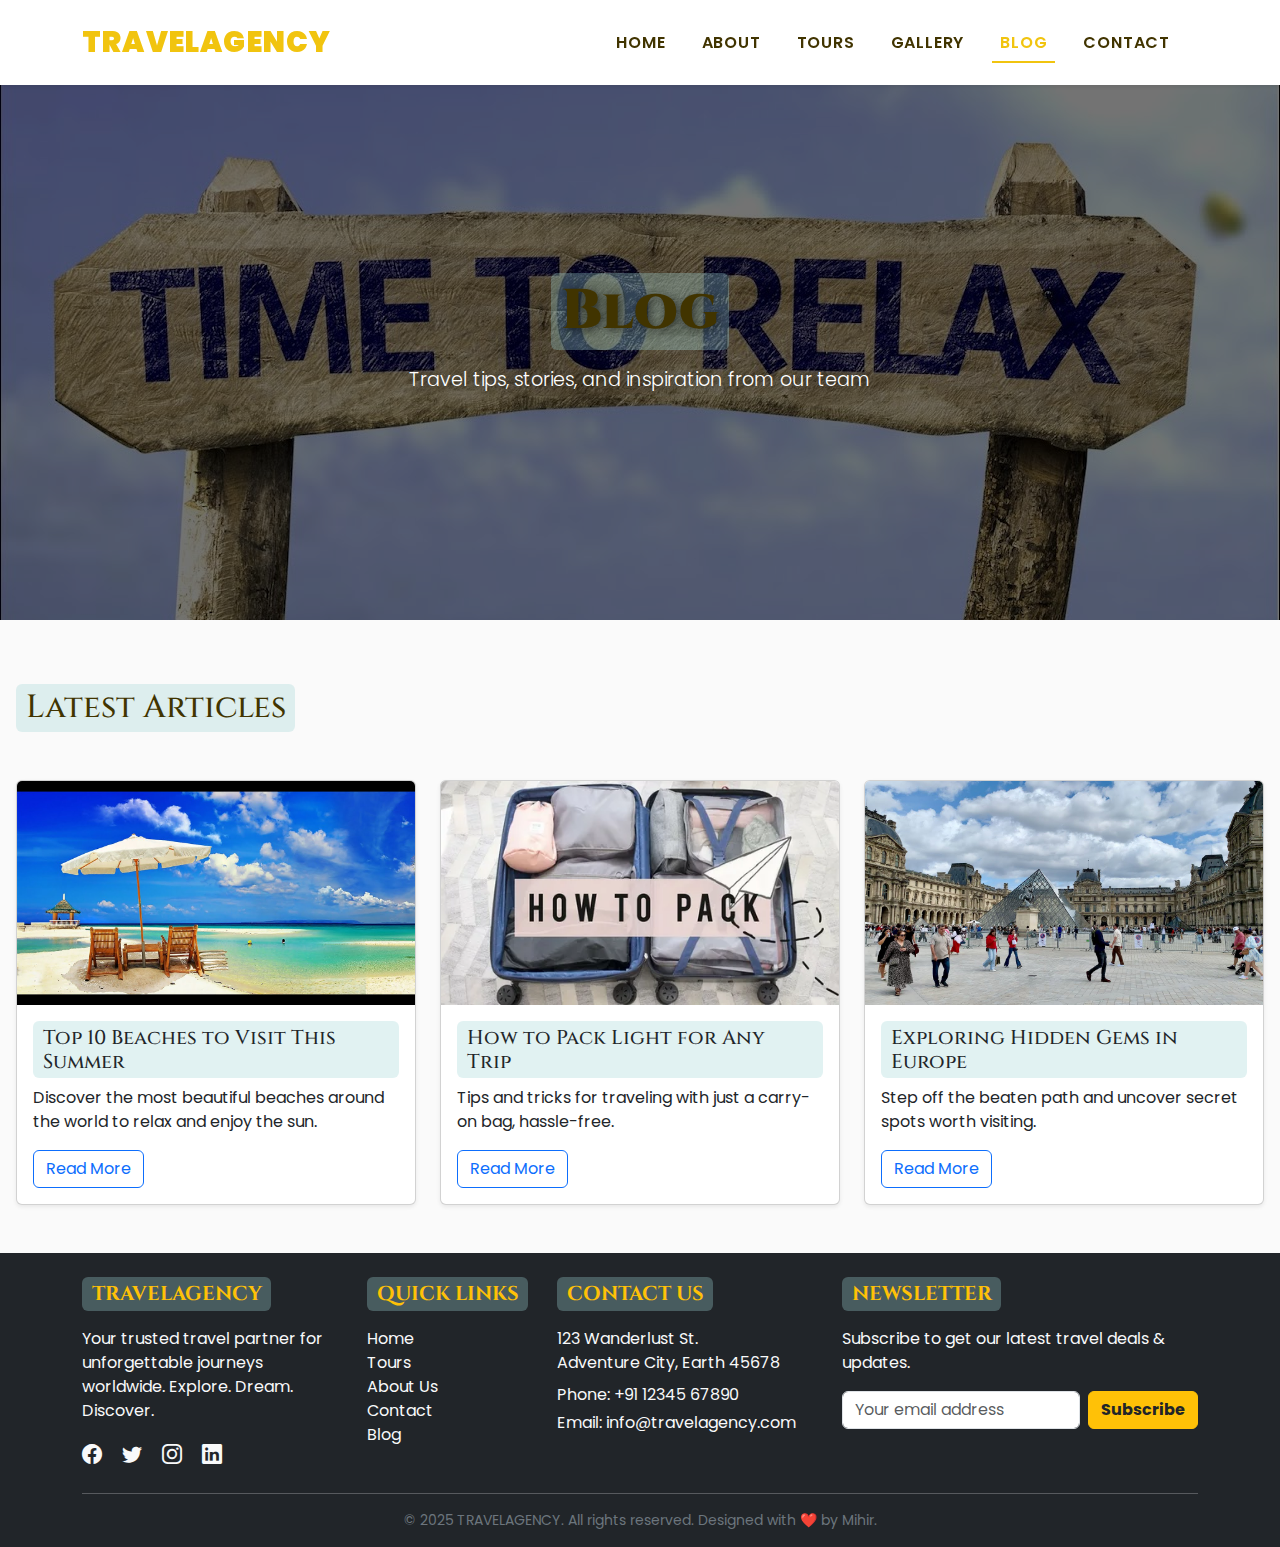
<file: Travel Agency/blog.html>
<!DOCTYPE html>
<html lang="en">
<head>
  <meta charset="UTF-8" />
  <meta name="viewport" content="width=device-width, initial-scale=1" />
  <title>Blog - TravelAgency</title>
  <link
    href="https://cdn.jsdelivr.net/npm/bootstrap@5.3.0/dist/css/bootstrap.min.css"
    rel="stylesheet"
  />
  <link
    href="https://cdn.jsdelivr.net/npm/bootstrap-icons@1.10.5/font/bootstrap-icons.css"
    rel="stylesheet"
  />
  <link
    href="https://fonts.googleapis.com/css2?family=Cinzel:wght@600&family=Poppins&display=swap"
    rel="stylesheet"
  />
  <link rel="stylesheet" href="css/style.css" />
</head>
<body>

  
  <nav class="navbar navbar-expand-lg navbar-light fixed-top shadow-sm">
    <div class="container">
      <a class="navbar-brand" href="index.html">TRAVELAGENCY</a>
      <button
        class="navbar-toggler"
        type="button"
        data-bs-toggle="collapse"
        data-bs-target="#navbarNav"
      >
        <span class="navbar-toggler-icon"></span>
      </button>
      <div
        class="collapse navbar-collapse justify-content-end"
        id="navbarNav"
      >
        <ul class="navbar-nav">
          <li class="nav-item">
            <a class="nav-link" href="index.html">Home</a>
          </li>
          <li class="nav-item">
            <a class="nav-link" href="about.html">About</a>
          </li>
          <li class="nav-item">
            <a class="nav-link" href="tours.html">Tours</a>
          </li>
          <li class="nav-item">
            <a class="nav-link" href="gallery.html">Gallery</a>
          </li>
          <li class="nav-item">
            <a class="nav-link active" href="blog.html">Blog</a>
          </li>
          <li class="nav-item">
            <a class="nav-link" href="contact.html">Contact</a>
          </li>
        </ul>
      </div>
    </div>
  </nav>

  
  <section class="hero d-flex align-items-center justify-content-center" style="background: url('./images/blog\ hero.jpg') center/cover no-repeat; height: 60vh;">
    <div class="hero-overlay"></div>
    <div class="hero-content text-center text-white">
      <h1>Blog</h1>
      <p class="lead">Travel tips, stories, and inspiration from our team</p>
    </div>
  </section>


  <section class="blog-section my-5 px-3">
    <h2 class="section-title text-center mb-5">Latest Articles</h2>
    <div class="row g-4 justify-content-center">
      <article class="col-12 col-md-6 col-lg-4">
        <div class="card h-100 shadow-sm">
          <img src="./images/Blog Post 1.jpg" class="card-img-top" alt="Blog Post 1" />
          <div class="card-body">
            <h5 class="card-title">Top 10 Beaches to Visit This Summer</h5>
            <p class="card-text">
              Discover the most beautiful beaches around the world to relax and enjoy the sun.
            </p>
            <a href="#" class="btn btn-outline-primary">Read More</a>
          </div>
        </div>
      </article>

      <article class="col-12 col-md-6 col-lg-4">
        <div class="card h-100 shadow-sm">
          <img src="./images/b.webp" class="card-img-top" alt="Blog Post 2" />
          <div class="card-body">
            <h5 class="card-title">How to Pack Light for Any Trip</h5>
            <p class="card-text">
              Tips and tricks for traveling with just a carry-on bag, hassle-free.
            </p>
            <a href="#" class="btn btn-outline-primary">Read More</a>
          </div>
        </div>
      </article>

      <article class="col-12 col-md-6 col-lg-4">
        <div class="card h-100 shadow-sm">
          <img src="./images/blog 3.jpg" class="card-img-top" alt="Blog Post 3" />
          <div class="card-body">
            <h5 class="card-title"> Exploring Hidden Gems in Europe</h5>
            <p class="card-text">
              Step off the beaten path and uncover secret spots worth visiting.
            </p>
            <a href="#" class="btn btn-outline-primary">Read More</a>
          </div>
        </div>
      </article>
    </div>
  </section>

 
  
  <footer class="bg-dark text-light pt-4 pb-3" role="contentinfo">
    <div class="container">
      <div class="row gy-4">
        <!-- Company Info -->
        <div class="col-12 col-md-6 col-lg-3">
          <h5 class="text-warning fw-bold text-uppercase">TRAVELAGENCY</h5>
          <p>Your trusted travel partner for unforgettable journeys worldwide. Explore. Dream. Discover.</p>
          <div>
            <a href="#" class="text-light me-3 fs-5" aria-label="Facebook"><i class="bi bi-facebook"></i></a>
            <a href="#" class="text-light me-3 fs-5" aria-label="Twitter"><i class="bi bi-twitter"></i></a>
            <a href="#" class="text-light me-3 fs-5" aria-label="Instagram"><i class="bi bi-instagram"></i></a>
            <a href="#" class="text-light fs-5" aria-label="LinkedIn"><i class="bi bi-linkedin"></i></a>
          </div>
        </div>

        <!-- Quick Links -->
        <div class="col-6 col-md-3 col-lg-2">
          <h5 class="text-warning fw-bold text-uppercase">Quick Links</h5>
          <ul class="list-unstyled">
            <li><a href="#" class="text-light text-decoration-none">Home</a></li>
            <li><a href="#" class="text-light text-decoration-none">Tours</a></li>
            <li><a href="#" class="text-light text-decoration-none">About Us</a></li>
            <li><a href="#" class="text-light text-decoration-none">Contact</a></li>
            <li><a href="#" class="text-light text-decoration-none">Blog</a></li>
          </ul>
        </div>

        <!-- Contact Info -->
        <div class="col-6 col-md-3 col-lg-3">
          <h5 class="text-warning fw-bold text-uppercase">Contact Us</h5>
          <address class="mb-2">
            123 Wanderlust St.<br />
            Adventure City, Earth 45678
          </address>
          <p class="mb-1">Phone: +91 12345 67890</p>
          <p>Email: <a href="mailto:info@travelagency.com" class="text-light text-decoration-none">info@travelagency.com</a></p>
        </div>

        <!-- Newsletter -->
        <div class="col-12 col-md-6 col-lg-4">
          <h5 class="text-warning fw-bold text-uppercase">Newsletter</h5>
          <p>Subscribe to get our latest travel deals &amp; updates.</p>
          <form class="d-flex" action="#" method="POST" novalidate>
            <input
              type="email"
              name="email"
              class="form-control me-2"
              placeholder="Your email address"
              aria-label="Email address"
              required
            />
            <button type="submit" class="btn btn-warning text-dark fw-bold">Subscribe</button>
          </form>
        </div>
      </div>

      <hr class="bg-secondary mt-4" />

      <div class="text-center small text-secondary" tabindex="0">
        &copy; 2025 TRAVELAGENCY. All rights reserved. Designed with ❤️ by Mihir.
      </div>
    </div>
  </footer>

  <!-- Bootstrap JS Bundle -->
  <script src="https://cdn.jsdelivr.net/npm/bootstrap@5.3.0/dist/js/bootstrap.bundle.min.js"></script>
</body>
</html>
</file>
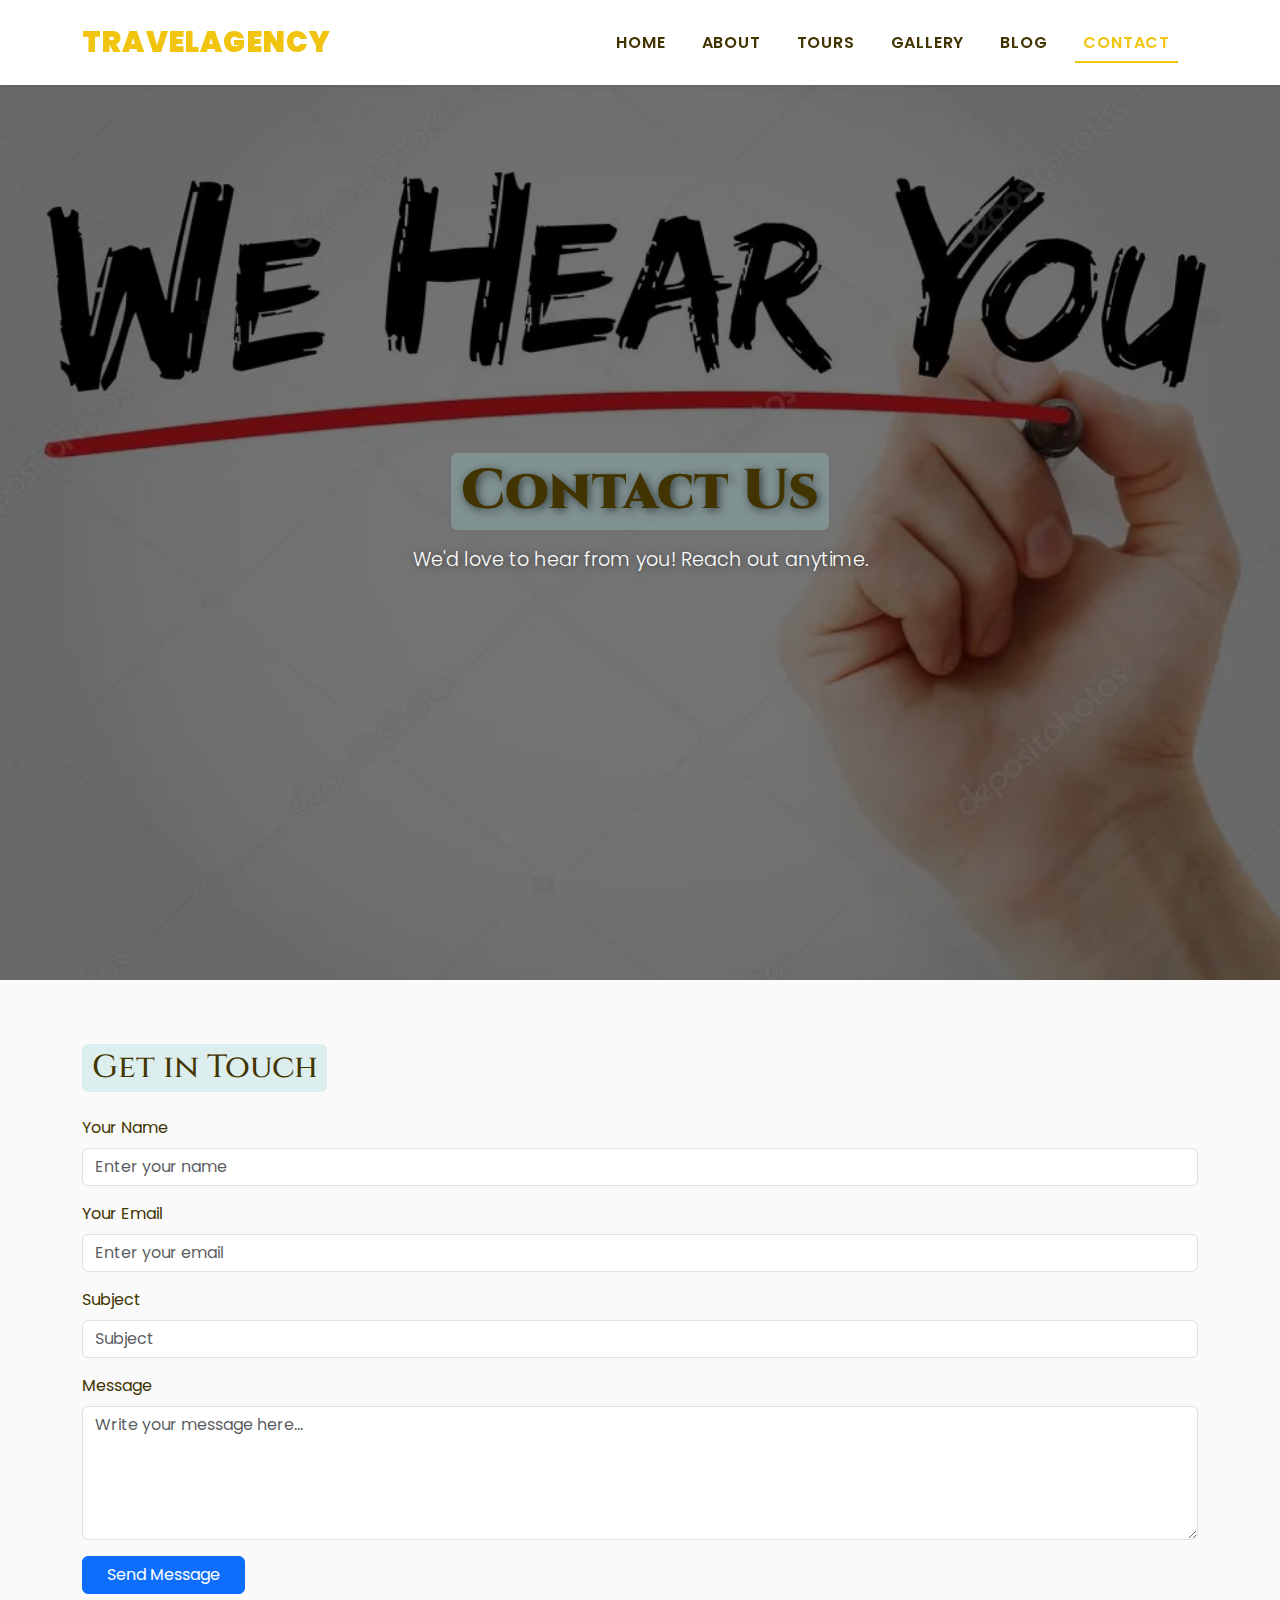
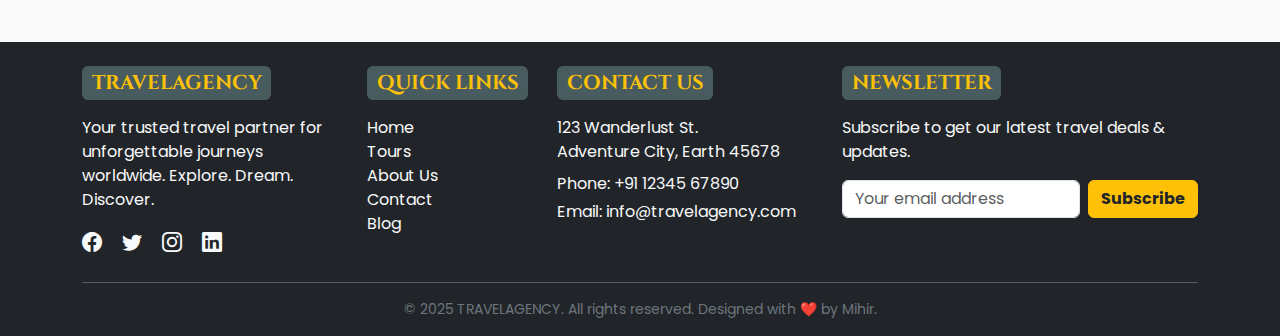
<file: Travel Agency/contact.html>
<!DOCTYPE html>
<html lang="en">
<head>
  <meta charset="UTF-8" />
  <meta name="viewport" content="width=device-width, initial-scale=1" />
  <title>Contact Us - TravelAgency</title>
  <link
    href="https://cdn.jsdelivr.net/npm/bootstrap@5.3.0/dist/css/bootstrap.min.css"
    rel="stylesheet"
  />
  <link
    href="https://cdn.jsdelivr.net/npm/bootstrap-icons@1.10.5/font/bootstrap-icons.css"
    rel="stylesheet"
  />
  <link
    href="https://fonts.googleapis.com/css2?family=Cinzel:wght@600&family=Poppins&display=swap"
    rel="stylesheet"
  />
  <link rel="stylesheet" href="css/style.css" />
</head>
<body>

  
  <nav class="navbar navbar-expand-lg navbar-light fixed-top shadow-sm">
    <div class="container">
      <a class="navbar-brand" href="index.html">TRAVELAGENCY</a>
      <button
        class="navbar-toggler"
        type="button"
        data-bs-toggle="collapse"
        data-bs-target="#navbarNav"
      >
        <span class="navbar-toggler-icon"></span>
      </button>
      <div
        class="collapse navbar-collapse justify-content-end"
        id="navbarNav"
      >
        <ul class="navbar-nav">
          <li class="nav-item">
            <a class="nav-link" href="index.html">Home</a>
          </li>
          <li class="nav-item">
            <a class="nav-link" href="about.html">About</a>
          </li>
          <li class="nav-item">
            <a class="nav-link" href="tours.html">Tours</a>
          </li>
          <li class="nav-item">
            <a class="nav-link" href="gallery.html">Gallery</a>
          </li>
          <li class="nav-item">
            <a class="nav-link" href="blog.html">Blog</a>
          </li>
          <li class="nav-item">
            <a class="nav-link active" href="contact.html">Contact</a>
          </li>
        </ul>
      </div>
    </div>
  </nav>

  <section class="hero d-flex align-items-center justify-content-center" style="background: url('./images/contact\ hero.webp') center/cover no-repeat; height: 100vh;">
    <div class="hero-overlay"></div>
    <div class="hero-content text-center text-white">
      <h1>Contact Us</h1>
      <p class="lead">We'd love to hear from you! Reach out anytime.</p>
    </div>
  </section>


  <section class="contact-section my-5 px-3">
    <div class="container">
      <h2 class="section-title text-center mb-4">Get in Touch</h2>
      <form>
        <div class="mb-3">
          <label for="name" class="form-label">Your Name</label>
          <input
            type="text"
            class="form-control"
            id="name"
            placeholder="Enter your name"
            required
          />
        </div>
        <div class="mb-3">
          <label for="email" class="form-label">Your Email</label>
          <input
            type="email"
            class="form-control"
            id="email"
            placeholder="Enter your email"
            required
          />
        </div>
        <div class="mb-3">
          <label for="subject" class="form-label">Subject</label>
          <input
            type="text"
            class="form-control"
            id="subject"
            placeholder="Subject"
          />
        </div>
        <div class="mb-3">
          <label for="message" class="form-label">Message</label>
          <textarea
            class="form-control"
            id="message"
            rows="5"
            placeholder="Write your message here..."
            required
          ></textarea>
        </div>
        <button type="submit" class="btn btn-primary px-4">Send Message</button>
      </form>
    </div>
  </section>


 <footer class="bg-dark text-light pt-4 pb-3" role="contentinfo">
    <div class="container">
      <div class="row gy-4">
        <!-- Company Info -->
        <div class="col-12 col-md-6 col-lg-3">
          <h5 class="text-warning fw-bold text-uppercase">TRAVELAGENCY</h5>
          <p>Your trusted travel partner for unforgettable journeys worldwide. Explore. Dream. Discover.</p>
          <div>
            <a href="#" class="text-light me-3 fs-5" aria-label="Facebook"><i class="bi bi-facebook"></i></a>
            <a href="#" class="text-light me-3 fs-5" aria-label="Twitter"><i class="bi bi-twitter"></i></a>
            <a href="#" class="text-light me-3 fs-5" aria-label="Instagram"><i class="bi bi-instagram"></i></a>
            <a href="#" class="text-light fs-5" aria-label="LinkedIn"><i class="bi bi-linkedin"></i></a>
          </div>
        </div>

        <!-- Quick Links -->
        <div class="col-6 col-md-3 col-lg-2">
          <h5 class="text-warning fw-bold text-uppercase">Quick Links</h5>
          <ul class="list-unstyled">
            <li><a href="#" class="text-light text-decoration-none">Home</a></li>
            <li><a href="#" class="text-light text-decoration-none">Tours</a></li>
            <li><a href="#" class="text-light text-decoration-none">About Us</a></li>
            <li><a href="#" class="text-light text-decoration-none">Contact</a></li>
            <li><a href="#" class="text-light text-decoration-none">Blog</a></li>
          </ul>
        </div>

        <!-- Contact Info -->
        <div class="col-6 col-md-3 col-lg-3">
          <h5 class="text-warning fw-bold text-uppercase">Contact Us</h5>
          <address class="mb-2">
            123 Wanderlust St.<br />
            Adventure City, Earth 45678
          </address>
          <p class="mb-1">Phone: +91 12345 67890</p>
          <p>Email: <a href="mailto:info@travelagency.com" class="text-light text-decoration-none">info@travelagency.com</a></p>
        </div>

        <!-- Newsletter -->
        <div class="col-12 col-md-6 col-lg-4">
          <h5 class="text-warning fw-bold text-uppercase">Newsletter</h5>
          <p>Subscribe to get our latest travel deals &amp; updates.</p>
          <form class="d-flex" action="#" method="POST" novalidate>
            <input
              type="email"
              name="email"
              class="form-control me-2"
              placeholder="Your email address"
              aria-label="Email address"
              required
            />
            <button type="submit" class="btn btn-warning text-dark fw-bold">Subscribe</button>
          </form>
        </div>
      </div>

      <hr class="bg-secondary mt-4" />

      <div class="text-center small text-secondary" tabindex="0">
        &copy; 2025 TRAVELAGENCY. All rights reserved. Designed with ❤️ by Mihir.
      </div>
    </div>
  </footer>

  <!-- Bootstrap JS Bundle -->
  <script src="https://cdn.jsdelivr.net/npm/bootstrap@5.3.0/dist/js/bootstrap.bundle.min.js"></script>
</body>
</html>
</file>
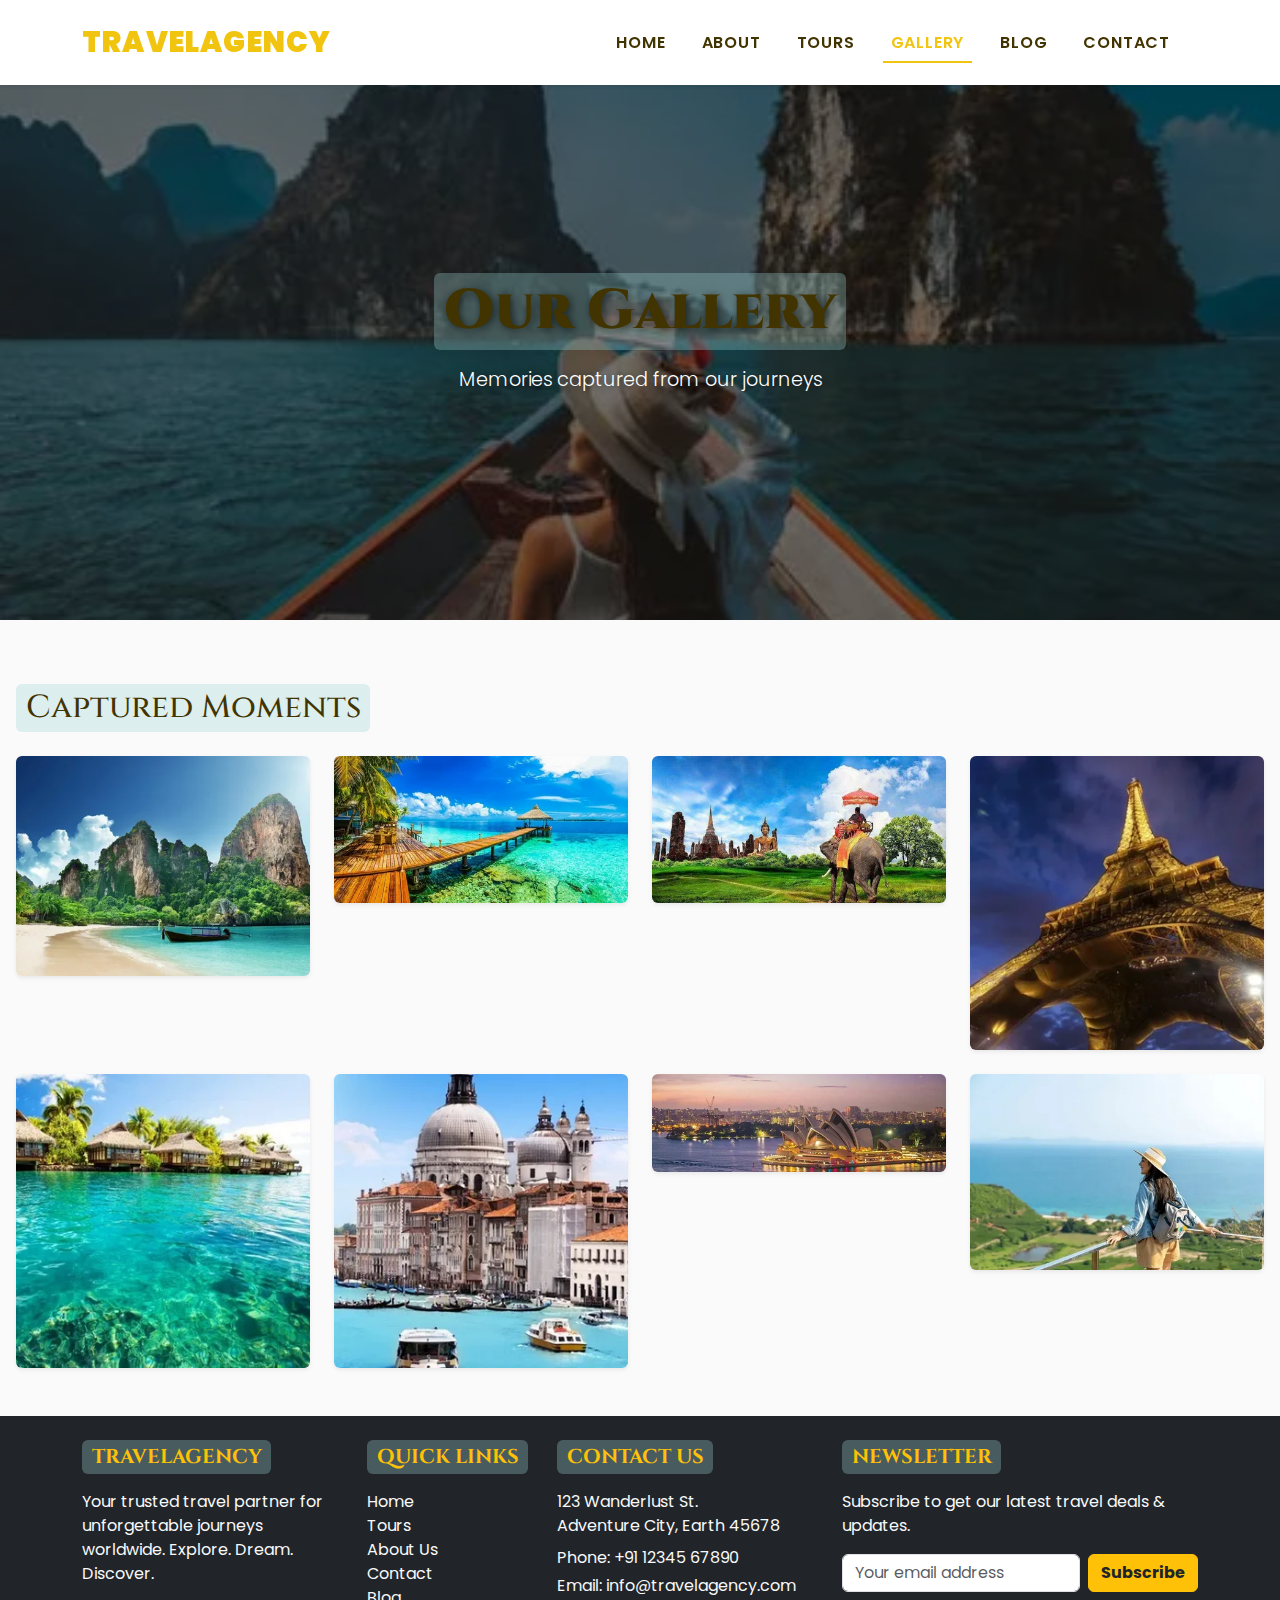
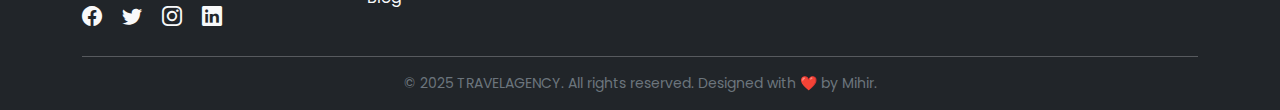
<file: Travel Agency/gallery.html>
<!DOCTYPE html>
<html lang="en">
<head>
  <meta charset="UTF-8" />
  <meta name="viewport" content="width=device-width, initial-scale=1" />
  <title>Gallery - TravelAgency</title>
  <link href="https://cdn.jsdelivr.net/npm/bootstrap@5.3.0/dist/css/bootstrap.min.css" rel="stylesheet" />
  <link href="https://cdn.jsdelivr.net/npm/bootstrap-icons@1.10.5/font/bootstrap-icons.css" rel="stylesheet" />
  <link href="https://fonts.googleapis.com/css2?family=Cinzel:wght@600&family=Poppins&display=swap" rel="stylesheet" />
  <link rel="stylesheet" href="https://cdnjs.cloudflare.com/ajax/libs/animate.css/4.1.1/animate.min.css"/>
  <link rel="stylesheet" href="css/style.css" />
</head>
<body>


  <nav class="navbar navbar-expand-lg navbar-light fixed-top shadow-sm">
    <div class="container">
      <a class="navbar-brand" href="index.html">TRAVELAGENCY</a>
      <button class="navbar-toggler" type="button" data-bs-toggle="collapse" data-bs-target="#navbarNav">
        <span class="navbar-toggler-icon"></span>
      </button>
      <div class="collapse navbar-collapse justify-content-end" id="navbarNav">
        <ul class="navbar-nav">
          <li class="nav-item"><a class="nav-link" href="index.html">Home</a></li>
          <li class="nav-item"><a class="nav-link" href="about.html">About</a></li>
          <li class="nav-item"><a class="nav-link" href="tours.html">Tours</a></li>
          <li class="nav-item"><a class="nav-link active" href="gallery.html">Gallery</a></li>
          <li class="nav-item"><a class="nav-link" href="blog.html">Blog</a></li>
          <li class="nav-item"><a class="nav-link" href="contact.html">Contact</a></li>
        </ul>
      </div>
    </div>
  </nav>
  
  <section class="hero d-flex align-items-center justify-content-center" style="background: url('./images/9.webp') center/cover no-repeat; height: 60vh;">
    <div class="hero-overlay"></div>
    <div class="hero-content text-center text-white">
      <h1 class="animate__animated animate__fadeInDown">Our Gallery</h1>
      <p class="lead animate__animated animate__fadeInUp">Memories captured from our journeys</p>
    </div>
  </section>

  
  <section class="px-3 my-5">
    <h2 class="section-title text-center mb-4">Captured Moments</h2>
    <div class="row g-4">
    
      <div class="col-sm-6 col-md-4 col-lg-3">
        <img src="./images/1.webp" class="img-fluid rounded shadow-sm" alt="Gallery Image 1">
      </div>
      
      <div class="col-sm-6 col-md-4 col-lg-3">
        <img src="./images/2.webp" class="img-fluid rounded shadow-sm" alt="Gallery Image 2">
      </div>
  
      <div class="col-sm-6 col-md-4 col-lg-3">
        <img src="./images/3.webp" class="img-fluid rounded shadow-sm" alt="Gallery Image 3">
      </div>
      
      <div class="col-sm-6 col-md-4 col-lg-3">
        <img src="./images/4.webp" class="img-fluid rounded shadow-sm" alt="Gallery Image 4">
      </div>
     
      <div class="col-sm-6 col-md-4 col-lg-3">
        <img src="./images/5.webp" class="img-fluid rounded shadow-sm" alt="Gallery Image 5">
      </div>

      <div class="col-sm-6 col-md-4 col-lg-3">
        <img src="./images/6.webp" class="img-fluid rounded shadow-sm" alt="Gallery Image 6">
      </div>
     
      <div class="col-sm-6 col-md-4 col-lg-3">
        <img src="./images/7.webp" class="img-fluid rounded shadow-sm" alt="Gallery Image 7">
      </div>
 
      <div class="col-sm-6 col-md-4 col-lg-3">
        <img src="./images/8.webp" class="img-fluid rounded shadow-sm" alt="Gallery Image 8">
      </div>
    </div>
  </section>

<footer class="bg-dark text-light pt-4 pb-3" role="contentinfo">
    <div class="container">
      <div class="row gy-4">
        <!-- Company Info -->
        <div class="col-12 col-md-6 col-lg-3">
          <h5 class="text-warning fw-bold text-uppercase">TRAVELAGENCY</h5>
          <p>Your trusted travel partner for unforgettable journeys worldwide. Explore. Dream. Discover.</p>
          <div>
            <a href="#" class="text-light me-3 fs-5" aria-label="Facebook"><i class="bi bi-facebook"></i></a>
            <a href="#" class="text-light me-3 fs-5" aria-label="Twitter"><i class="bi bi-twitter"></i></a>
            <a href="#" class="text-light me-3 fs-5" aria-label="Instagram"><i class="bi bi-instagram"></i></a>
            <a href="#" class="text-light fs-5" aria-label="LinkedIn"><i class="bi bi-linkedin"></i></a>
          </div>
        </div>

        <!-- Quick Links -->
        <div class="col-6 col-md-3 col-lg-2">
          <h5 class="text-warning fw-bold text-uppercase">Quick Links</h5>
          <ul class="list-unstyled">
            <li><a href="#" class="text-light text-decoration-none">Home</a></li>
            <li><a href="#" class="text-light text-decoration-none">Tours</a></li>
            <li><a href="#" class="text-light text-decoration-none">About Us</a></li>
            <li><a href="#" class="text-light text-decoration-none">Contact</a></li>
            <li><a href="#" class="text-light text-decoration-none">Blog</a></li>
          </ul>
        </div>

        <!-- Contact Info -->
        <div class="col-6 col-md-3 col-lg-3">
          <h5 class="text-warning fw-bold text-uppercase">Contact Us</h5>
          <address class="mb-2">
            123 Wanderlust St.<br />
            Adventure City, Earth 45678
          </address>
          <p class="mb-1">Phone: +91 12345 67890</p>
          <p>Email: <a href="mailto:info@travelagency.com" class="text-light text-decoration-none">info@travelagency.com</a></p>
        </div>

        <!-- Newsletter -->
        <div class="col-12 col-md-6 col-lg-4">
          <h5 class="text-warning fw-bold text-uppercase">Newsletter</h5>
          <p>Subscribe to get our latest travel deals &amp; updates.</p>
          <form class="d-flex" action="#" method="POST" novalidate>
            <input
              type="email"
              name="email"
              class="form-control me-2"
              placeholder="Your email address"
              aria-label="Email address"
              required
            />
            <button type="submit" class="btn btn-warning text-dark fw-bold">Subscribe</button>
          </form>
        </div>
      </div>

      <hr class="bg-secondary mt-4" />

      <div class="text-center small text-secondary" tabindex="0">
        &copy; 2025 TRAVELAGENCY. All rights reserved. Designed with ❤️ by Mihir.
      </div>
    </div>
  </footer>

  <!-- Bootstrap JS Bundle -->
  <script src="https://cdn.jsdelivr.net/npm/bootstrap@5.3.0/dist/js/bootstrap.bundle.min.js"></script>
</body>
</html>
</file>
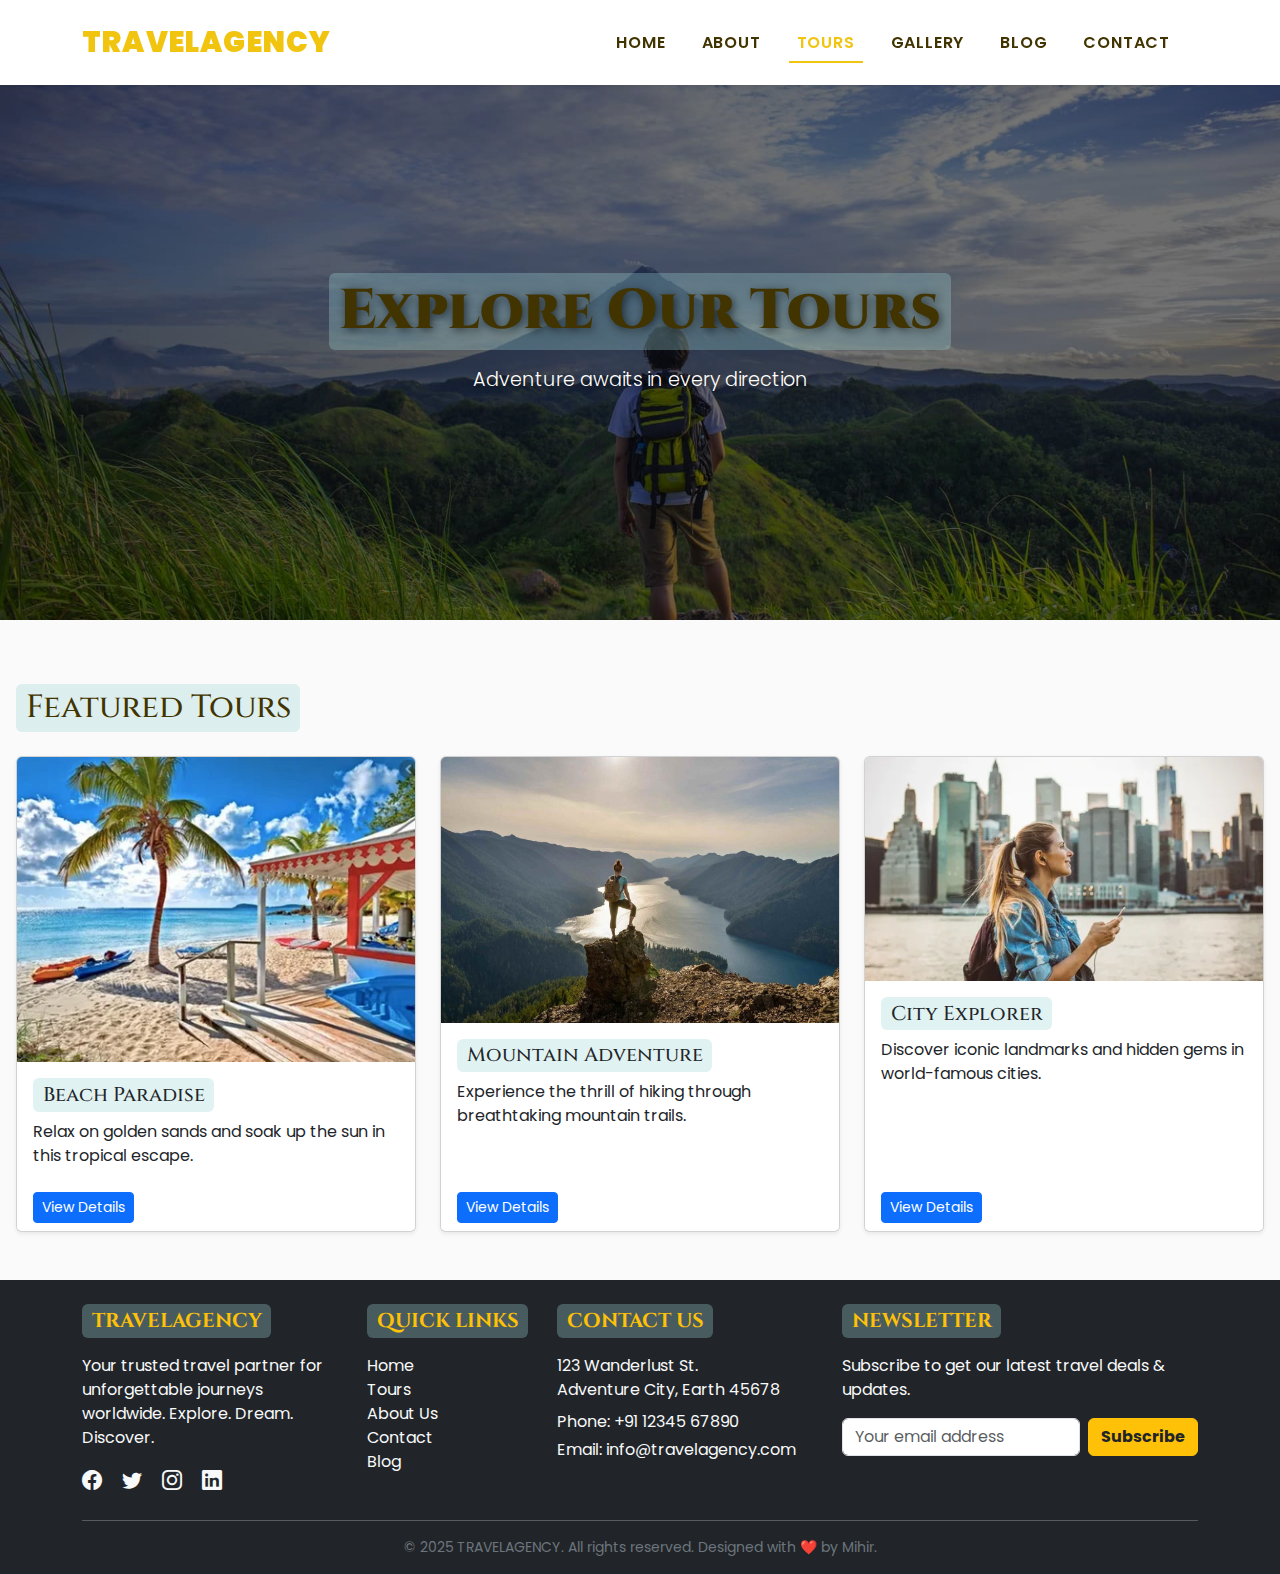
<file: Travel Agency/tours.html>
<!DOCTYPE html>
<html lang="en">
<head>
  <meta charset="UTF-8" />
  <meta name="viewport" content="width=device-width, initial-scale=1" />
  <title>Tours - TravelAgency</title>

  
  <link href="https://cdn.jsdelivr.net/npm/bootstrap@5.3.0/dist/css/bootstrap.min.css" rel="stylesheet" />
 
  
  <link href="https://cdn.jsdelivr.net/npm/bootstrap-icons@1.10.5/font/bootstrap-icons.css" rel="stylesheet" />
 
  
  <link href="https://fonts.googleapis.com/css2?family=Cinzel:wght@600&family=Poppins&display=swap" rel="stylesheet" />

  <link rel="stylesheet" href="https://cdnjs.cloudflare.com/ajax/libs/animate.css/4.1.1/animate.min.css"/>

  <link rel="stylesheet" href="css/style.css" />
</head>
<body>


  <nav class="navbar navbar-expand-lg navbar-light fixed-top shadow-sm">
    <div class="container">
      <a class="navbar-brand" href="index.html">TRAVELAGENCY</a>
      <button class="navbar-toggler" type="button" data-bs-toggle="collapse" data-bs-target="#navbarNav">
        <span class="navbar-toggler-icon"></span>
      </button>
      <div class="collapse navbar-collapse justify-content-end" id="navbarNav">
        <ul class="navbar-nav">
          <li class="nav-item"><a class="nav-link" href="index.html">Home</a></li>
          <li class="nav-item"><a class="nav-link" href="about.html">About</a></li>
          <li class="nav-item"><a class="nav-link active" href="tours.html">Tours</a></li>
          <li class="nav-item"><a class="nav-link" href="gallery.html">Gallery</a></li>
          <li class="nav-item"><a class="nav-link" href="blog.html">Blog</a></li>
          <li class="nav-item"><a class="nav-link" href="contact.html">Contact</a></li>
        </ul>
      </div>
    </div>
  </nav>


  
  <section class="hero d-flex align-items-center justify-content-center text-white text-center" style="background: url('./images/Explore Our Tours.jpeg') center/cover no-repeat; height: 60vh;">
    <div class="hero-overlay"></div>
    <div class="hero-content">
      <h1 class="animate__animated animate__fadeInDown">Explore Our Tours</h1>
      <p class="lead animate__animated animate__fadeInUp">Adventure awaits in every direction</p>
    </div>
  </section>

  
  <section class="my-5 px-3">
    <h2 class="section-title text-center mb-4">Featured Tours</h2>
    <div class="row g-4">

      <div class="col-sm-6 col-lg-4">
        <div class="card h-100 shadow-sm animate__animated animate__fadeInUp">
          <img src="./images/Beach Getaway.webp" class="card-img-top" alt="Beach Paradise">
          <div class="card-body">
            <h5 class="card-title">Beach Paradise</h5>
            <p class="card-text">Relax on golden sands and soak up the sun in this tropical escape.</p>
          </div>
          <div class="card-footer bg-white border-top-0">
            <a href="#" class="btn btn-primary btn-sm">View Details</a>
          </div>
        </div>
      </div>

      
      <div class="col-sm-6 col-lg-4">
        <div class="card h-100 shadow-sm animate__animated animate__fadeInUp animate__delay-1s">
          <img src="./images/Mountain Adventure.jpg" class="card-img-top" alt="Mountain Adventure">
          <div class="card-body">
            <h5 class="card-title">Mountain Adventure</h5>
            <p class="card-text">Experience the thrill of hiking through breathtaking mountain trails.</p>
          </div>
          <div class="card-footer bg-white border-top-0">
            <a href="#" class="btn btn-primary btn-sm">View Details</a>
          </div>
        </div>
      </div>


      
      <div class="col-sm-6 col-lg-4">
        <div class="card h-100 shadow-sm animate__animated animate__fadeInUp animate__delay-2s">
          <img src="./images/City Exploration.webp" class="card-img-top" alt="City Explorer">
          <div class="card-body">
            <h5 class="card-title">City Explorer</h5>
            <p class="card-text">Discover iconic landmarks and hidden gems in world-famous cities.</p>
          </div>
          <div class="card-footer bg-white border-top-0">
            <a href="#" class="btn btn-primary btn-sm">View Details</a>
          </div>
        </div>
      </div>
    </div>
  </section>


  
 <footer class="bg-dark text-light pt-4 pb-3" role="contentinfo">
    <div class="container">
      <div class="row gy-4">
        <!-- Company Info -->
        <div class="col-12 col-md-6 col-lg-3">
          <h5 class="text-warning fw-bold text-uppercase">TRAVELAGENCY</h5>
          <p>Your trusted travel partner for unforgettable journeys worldwide. Explore. Dream. Discover.</p>
          <div>
            <a href="#" class="text-light me-3 fs-5" aria-label="Facebook"><i class="bi bi-facebook"></i></a>
            <a href="#" class="text-light me-3 fs-5" aria-label="Twitter"><i class="bi bi-twitter"></i></a>
            <a href="#" class="text-light me-3 fs-5" aria-label="Instagram"><i class="bi bi-instagram"></i></a>
            <a href="#" class="text-light fs-5" aria-label="LinkedIn"><i class="bi bi-linkedin"></i></a>
          </div>
        </div>

        <!-- Quick Links -->
        <div class="col-6 col-md-3 col-lg-2">
          <h5 class="text-warning fw-bold text-uppercase">Quick Links</h5>
          <ul class="list-unstyled">
            <li><a href="#" class="text-light text-decoration-none">Home</a></li>
            <li><a href="#" class="text-light text-decoration-none">Tours</a></li>
            <li><a href="#" class="text-light text-decoration-none">About Us</a></li>
            <li><a href="#" class="text-light text-decoration-none">Contact</a></li>
            <li><a href="#" class="text-light text-decoration-none">Blog</a></li>
          </ul>
        </div>

        <!-- Contact Info -->
        <div class="col-6 col-md-3 col-lg-3">
          <h5 class="text-warning fw-bold text-uppercase">Contact Us</h5>
          <address class="mb-2">
            123 Wanderlust St.<br />
            Adventure City, Earth 45678
          </address>
          <p class="mb-1">Phone: +91 12345 67890</p>
          <p>Email: <a href="mailto:info@travelagency.com" class="text-light text-decoration-none">info@travelagency.com</a></p>
        </div>

        <!-- Newsletter -->
        <div class="col-12 col-md-6 col-lg-4">
          <h5 class="text-warning fw-bold text-uppercase">Newsletter</h5>
          <p>Subscribe to get our latest travel deals &amp; updates.</p>
          <form class="d-flex" action="#" method="POST" novalidate>
            <input
              type="email"
              name="email"
              class="form-control me-2"
              placeholder="Your email address"
              aria-label="Email address"
              required
            />
            <button type="submit" class="btn btn-warning text-dark fw-bold">Subscribe</button>
          </form>
        </div>
      </div>

      <hr class="bg-secondary mt-4" />

      <div class="text-center small text-secondary" tabindex="0">
        &copy; 2025 TRAVELAGENCY. All rights reserved. Designed with ❤️ by Mihir.
      </div>
    </div>
  </footer>

  <!-- Bootstrap JS Bundle -->
  <script src="https://cdn.jsdelivr.net/npm/bootstrap@5.3.0/dist/js/bootstrap.bundle.min.js"></script>
</body>
</html>
</file>
<file: Travel Agency/css/style.css>
/* ==== General Styles ==== */

body {
  font-family: "Poppins", sans-serif;
  scroll-behavior: smooth;
  background-color: #fafafa;
  color: #413400;
  margin: 0;
  padding-top: 80px; /* for fixed navbar spacing */
}

h1, h2, h3, h4, h5 {
  font-family: "Cinzel", serif;
  color: #413400;
  background-color: rgba(159, 214, 214, 0.315);
  padding: 0.3rem 0.6rem;
  border-radius: 6px;
  display: inline-block;
  margin-bottom: 1rem;
}

/* ==== Navbar ==== */

.navbar {
  background-color: white !important;
  padding: 1rem 2rem;
  box-shadow: 0 2px 6px rgb(0 0 0 / 0.1);
  transition: background-color 0.3s ease;
  position: fixed;
  width: 100%;
  top: 0;
  z-index: 999;
}

.navbar-brand {
  color: #f1c40f !important;
  font-size: 1.8rem;
  font-weight: 900;
  letter-spacing: 1.2px;
  text-transform: uppercase;
}

.nav-link {
  color: #413400 !important;
  margin-right: 20px;
  font-weight: 600;
  text-transform: uppercase;
  transition: color 0.3s ease;
  letter-spacing: 0.8px;
  position: relative;
  overflow: hidden;
}

.nav-link:hover,
.nav-link.active {
  color: #f1c40f !important;
}

.nav-link::after {
  content: "";
  position: absolute;
  width: 100%;
  height: 2px;
  background: #f1c40f;
  bottom: 0;
  left: -100%;
  transition: left 0.3s ease;
}

.nav-link:hover::after,
.nav-link.active::after {
  left: 0;
}



.hero {
  background: url("/images/hero.jpg") center/cover no-repeat;
  height: 80vh;
  position: relative;
  display: flex;
  align-items: center;
  justify-content: center;
  color: white;
  text-align: center;
  padding: 0 1rem;
  margin-bottom: 4rem;
}

.hero-overlay {
  position: absolute;
  inset: 0;
  background: rgba(0, 0, 0, 0.55);
  z-index: 1;
}

.hero-content {
  position: relative;
  z-index: 2;
  max-width: 700px;
}

.hero h1 {
  font-size: 3.5rem;
  font-weight: 900;
  text-shadow: 2px 2px 10px rgba(0, 0, 0, 0.6);
  margin-bottom: 1rem;
}

.hero p {
  font-size: 1.2rem;
  margin-bottom: 2rem;
  text-shadow: 1px 1px 6px rgba(0,0,0,0.5);
}

/* ==== Buttons ==== */

.btn-custom {
  background: linear-gradient(45deg, #f1c40f, #e67e22);
  border: none;
  color: #fff;
  padding: 14px 36px;
  font-weight: 700;
  border-radius: 50px;
  font-size: 1.1rem;
  transition: all 0.3s ease;
  box-shadow: 0 5px 15px rgb(241 196 15 / 0.6);
  cursor: pointer;
  text-decoration: none;
  display: inline-block;
}

.btn-custom:hover {
  transform: scale(1.07);
  background: linear-gradient(45deg, #e67e22, #f1c40f);
  box-shadow: 0 8px 20px rgb(230 126 34 / 0.7);
}

/* ==== Features Section ==== */

.features .icon-box {
  background: white;
  border-radius: 10px;
  box-shadow: 0 0 20px rgb(0 0 0 / 0.1);
  padding: 2rem 1.5rem;
  transition: transform 0.3s ease, box-shadow 0.3s ease;
  cursor: default;
}

.features .icon-box i {
  font-size: 2.5rem;
  color: #f1c40f;
  margin-bottom: 1rem;
}

.features .icon-box h5 {
  font-weight: 700;
  margin-bottom: 0.7rem;
  color: #413400;
}

.features .icon-box p {
  font-size: 0.95rem;
  color: #555;
}

.features .icon-box:hover {
  transform: scale(1.1);
  box-shadow: 0 0 30px rgb(241 196 15 / 0.5);
}

/* ==== Tours Section ==== */

.tours {
  padding: 4rem 0;
  background: #fff;
}

.tours .card {
  border-radius: 10px;
  overflow: hidden;
  transition: box-shadow 0.3s ease, transform 0.3s ease;
  box-shadow: 0 0 20px rgb(0 0 0 / 0.05);
  cursor: pointer;
}

.tours .card:hover {
  box-shadow: 0 0 35px rgb(241 196 15 / 0.5);
  transform: translateY(-10px);
}

.tours .card img {
  width: 100%;
  height: 200px;
  object-fit: cover;
}

.tours .card-body h5 {
  font-weight: 700;
  color: #413400;
}

.tours .card-body p {
  color: #555;
  font-size: 0.95rem;
}

/* ==== About Section ==== */

.about {
  background: #fdf7e3;
  padding: 4rem 2rem;
  border-radius: 15px;
  box-shadow: 0 0 30px rgb(241 196 15 / 0.25);
  margin-bottom: 4rem;
}

.about h2 {
  margin-bottom: 2rem;
}

.about p {
  font-size: 1.05rem;
  line-height: 1.6;
  color: #413400;
}

/* ==== Team Section ==== */

.team .card {
  border-radius: 12px;
  box-shadow: 0 2px 20px rgb(0 0 0 / 0.08);
  padding: 1.5rem;
  transition: box-shadow 0.3s ease;
  cursor: default;
  background: white;
  text-align: center;
}

.team .card:hover {
  box-shadow: 0 0 35px rgb(241 196 15 / 0.4);
  transform: translateY(-6px);
}

.team .card img {
  width: 140px;
  height: 140px;
  border-radius: 50%;
  object-fit: cover;
  margin-bottom: 1rem;
  border: 4px solid #f1c40f;
}

.team .card h5 {
  color: #413400;
  font-weight: 700;
  margin-bottom: 0.3rem;
}

.team .card p {
  font-size: 0.9rem;
  color: #666;
  margin-bottom: 0;
}

/* ==== Footer ==== */

.footer {
  background: #001f2d;
  color: #ccc;
  padding: 3rem 2rem 2rem 2rem;
  font-size: 0.95rem;
  letter-spacing: 1px;
  font-family: "Poppins", sans-serif;
  border-top: 4px solid #f1c40f;
}

.footer-container {
  max-width: 1140px;
  margin: 0 auto;
  display: flex;
  flex-wrap: wrap;
  justify-content: space-between;
  gap: 2rem;
}

.footer-section {
  flex: 1 1 220px;
  min-width: 200px;
}

.footer h5 {
  font-weight: 700;
  color: #f1c40f;
  margin-bottom: 1.2rem;
  font-family: "Cinzel", serif;
  font-size: 1.3rem;
  text-transform: uppercase;
  letter-spacing: 2px;
  position: relative;
}

.footer h5::after {
  content: "";
  position: absolute;
  bottom: -8px;
  left: 0;
  width: 40px;
  height: 3px;
  background: #f1c40f;
  border-radius: 2px;
}

.footer p, 
.footer a, 
.footer small {
  color: #ccc;
  font-weight: 400;
  line-height: 1.5;
  font-size: 0.9rem;
  text-decoration: none;
  transition: color 0.3s ease;
}

.footer a:hover {
  color: #f1c40f;
  text-decoration: underline;
}

.footer .social-icons a {
  color: #ccc;
  font-size: 1.6rem;
  margin-right: 1rem;
  transition: color 0.3s ease;
  display: inline-block;
}

.footer .social-icons a:hover {
  color: #f1c40f;
}

.footer .newsletter-form {
  display: flex;
  max-width: 300px;
  gap: 0.5rem;
  margin-top: 0.5rem;
}

.footer .newsletter-form input[type="email"] {
  flex-grow: 1;
  padding: 0.5rem 0.8rem;
  border: none;
  border-radius: 4px;
  font-size: 0.9rem;
}

.footer .newsletter-form button {
  background: #f1c40f;
  border: none;
  padding: 0 1.2rem;
  border-radius: 4px;
  cursor: pointer;
  font-weight: 700;
  color: #001f2d;
  transition: background 0.3s ease;
}

.footer .newsletter-form button:hover {
  background: #d4ac0d;
}

/* Bottom copyright area */

.footer-bottom {
  margin-top: 2rem;
  border-top: 1px solid #333;
  padding-top: 1rem;
  font-size: 0.85rem;
  color: #666;
  text-align: center;
  font-style: italic;
}
</file>
